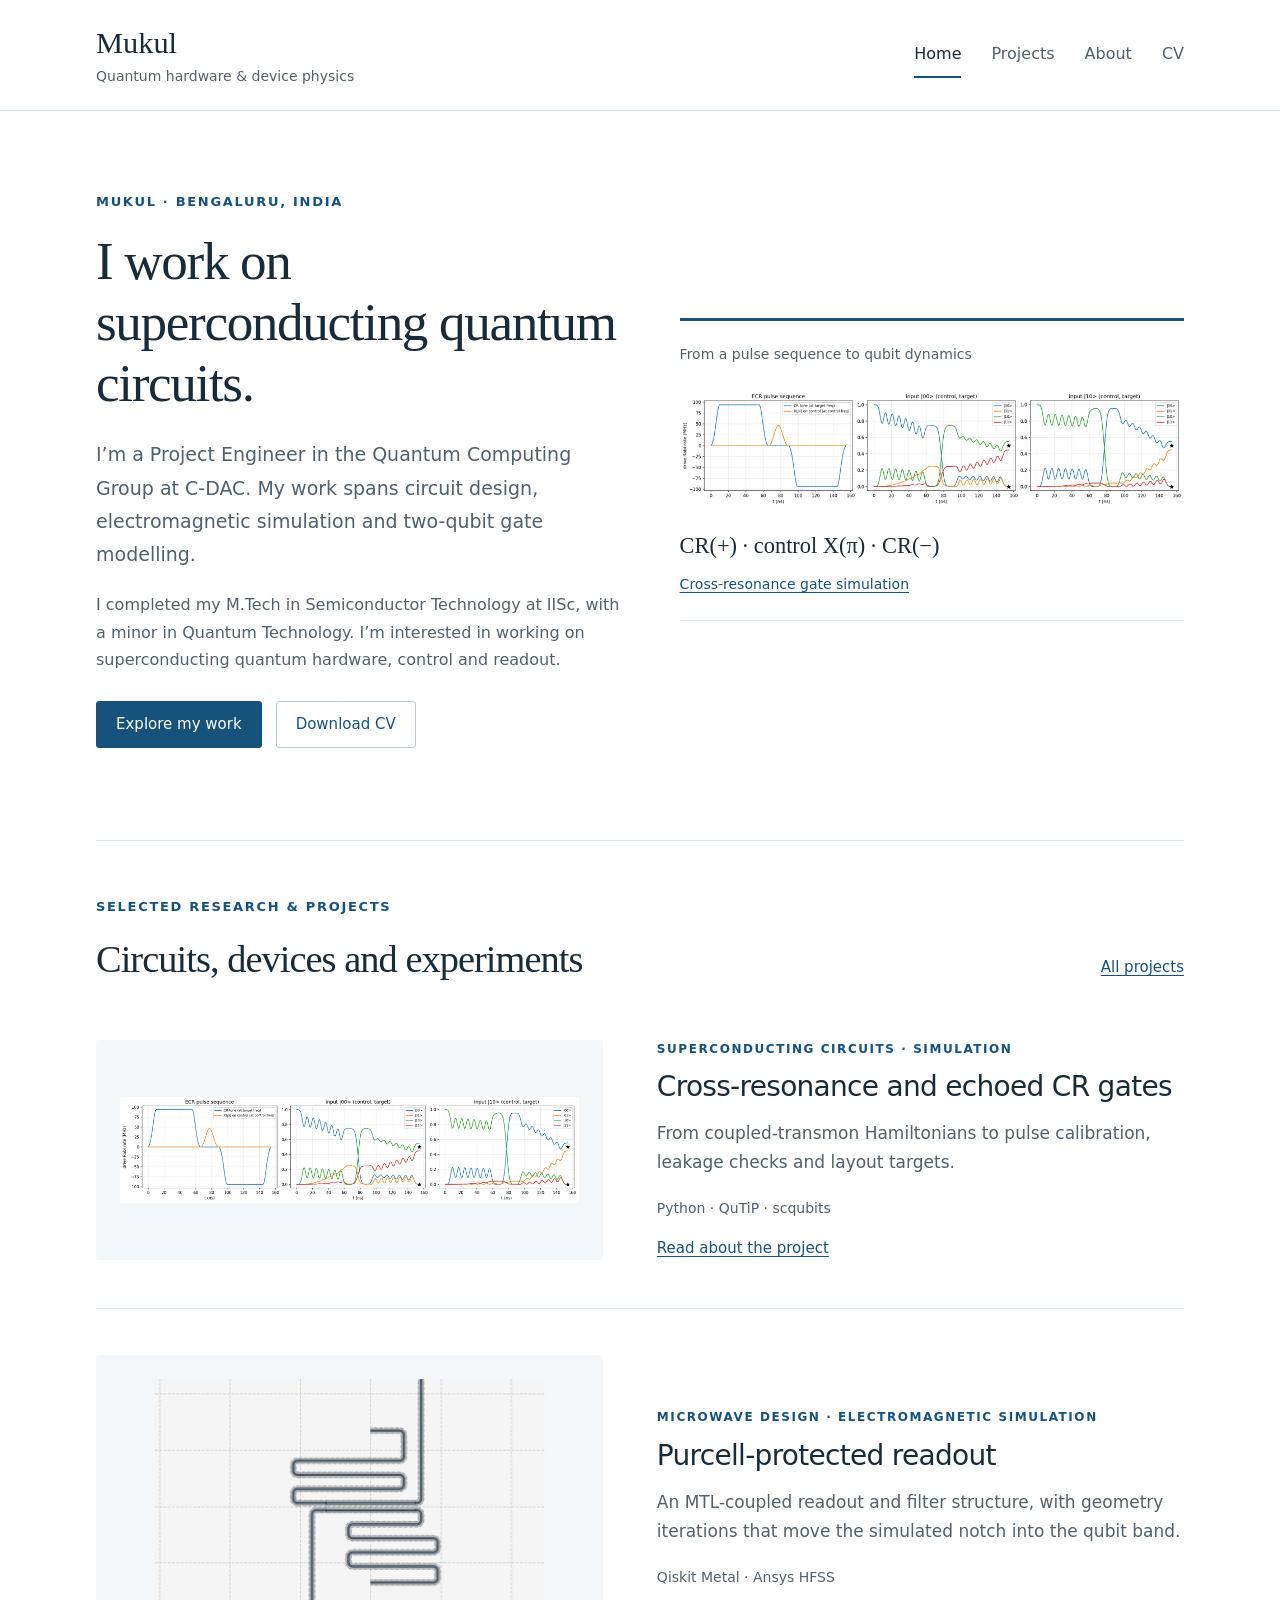
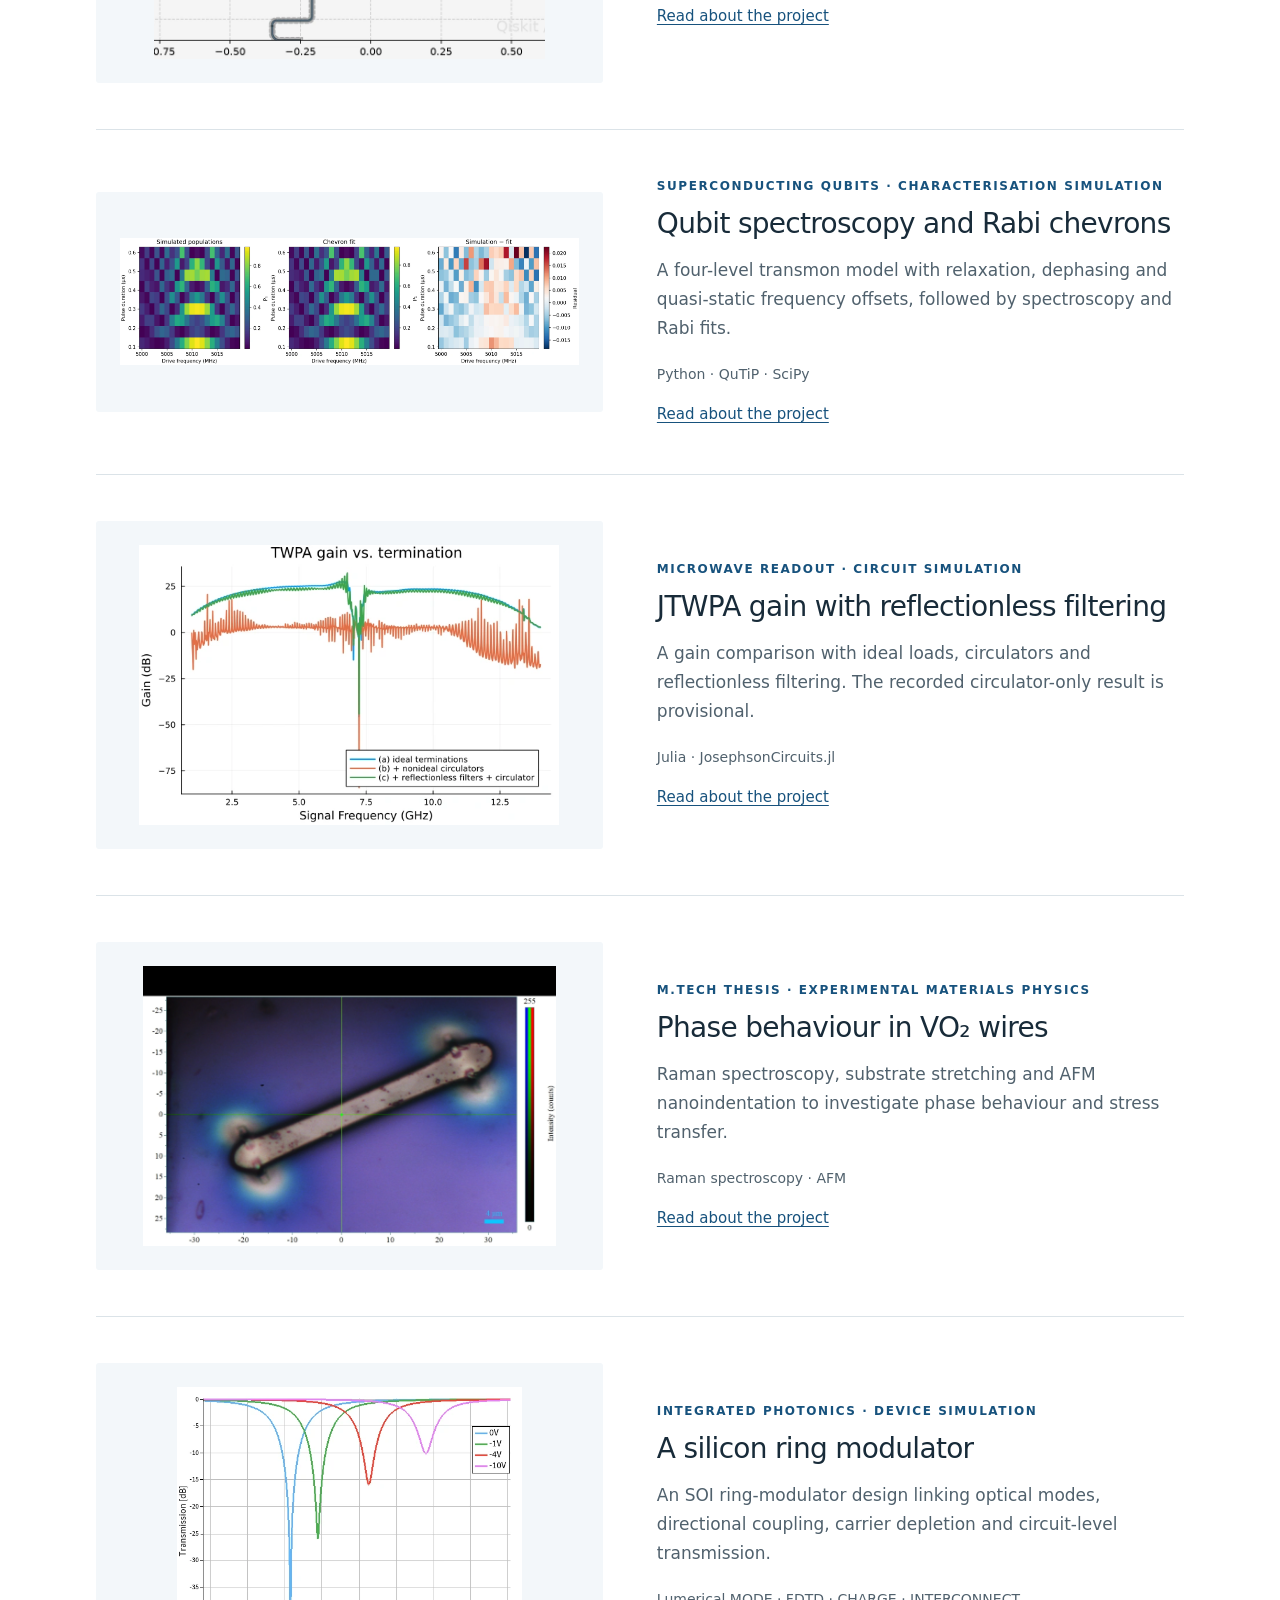
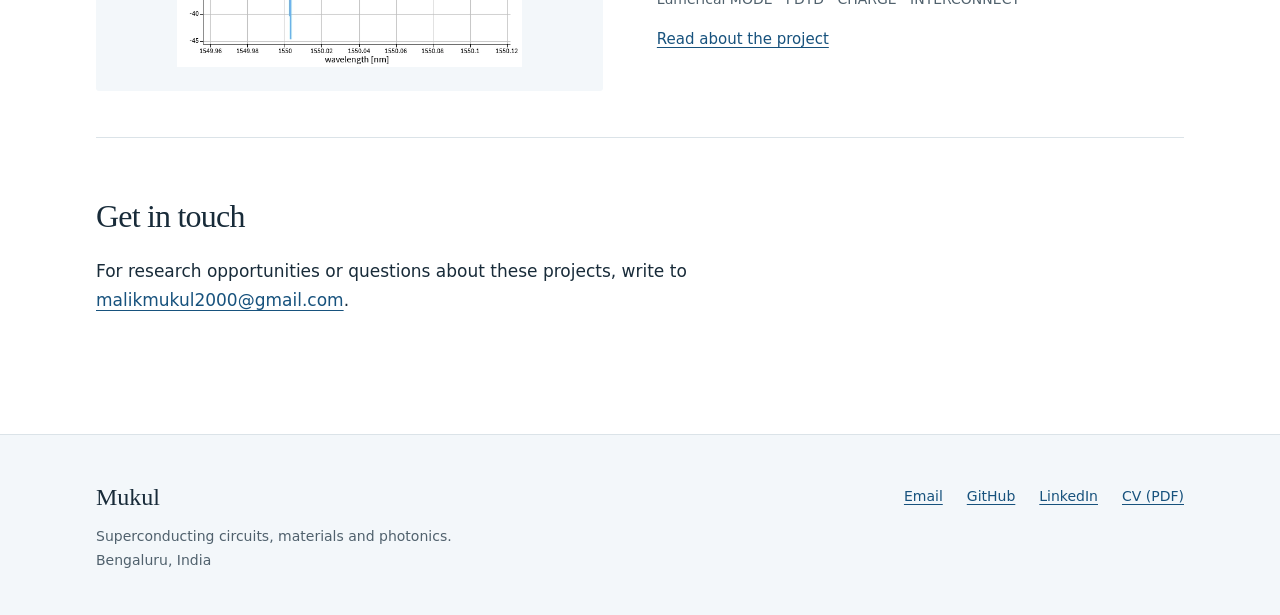
<file: index.html>
<!doctype html>
<html lang="en"><head><meta charset="utf-8"><meta name="viewport" content="width=device-width,initial-scale=1">
<title>Quantum hardware &amp; device physics · Mukul</title><meta name="description" content="Mukul’s research portfolio: superconducting quantum circuits, CR/ECR gates, Purcell filtering, VO2 phase behaviour and silicon photonics.">
<link rel="canonical" href="https://mukul-quantum-researcher.github.io/"><meta name="theme-color" content="#173f5f"><link rel="icon" href="/assets/favicon.svg" type="image/svg+xml">
<meta property="og:title" content="Quantum hardware &amp; device physics · Mukul"><meta property="og:description" content="Mukul’s research portfolio: superconducting quantum circuits, CR/ECR gates, Purcell filtering, VO2 phase behaviour and silicon photonics."><meta property="og:type" content="website"><meta property="og:url" content="https://mukul-quantum-researcher.github.io/">
<meta property="og:image" content="https://mukul-quantum-researcher.github.io/assets/originals/purcell-layout.png"><link rel="stylesheet" href="/style.css"></head>
<body><a class="skip" href="#main">Skip to content</a>
<header class="site-header"><div class="wrap header-inner"><a class="wordmark" href="/" aria-label="Mukul home">Mukul<span>Quantum hardware &amp; device physics</span></a><nav aria-label="Main navigation"><a href="/" aria-current="page">Home</a><a href="/projects/">Projects</a><a href="/about/">About</a><a href="/cv/">CV</a></nav></div></header>
<main id="main"><div class="wrap"><section class="hero"><div class="hero-copy"><p class="eyebrow">Mukul · Bengaluru, India</p><h1>I work on superconducting quantum circuits.</h1><p class="lead">I’m a Project Engineer in the Quantum Computing Group at C-DAC. My work spans circuit design, electromagnetic simulation and two-qubit gate modelling.</p><p class="intro-detail">I completed my M.Tech in Semiconductor Technology at IISc, with a minor in Quantum Technology. I’m interested in working on superconducting quantum hardware, control and readout.</p><div class="actions"><a class="button" href="/projects/">Explore my work</a><a class="button secondary" href="/assets/documents/Mukul-CV.pdf">Download CV</a></div></div><div class="hero-visual"><p class="visual-label">From a pulse sequence to qubit dynamics</p><img class="" src="/assets/images/ecr-pulses.webp" alt="Echoed cross-resonance drive sequence and simulated two-qubit populations" loading="eager" decoding="async"><p>CR(+) · control X(π) · CR(−)</p><a href="/projects/cr-ecr/">Cross-resonance gate simulation</a></div></section><section class="selected"><div class="section-heading"><div><p class="eyebrow">Selected research &amp; projects</p><h2>Circuits, devices and experiments</h2></div><a href="/projects/">All projects</a></div><article class="project-row"><a class="project-image" href="/projects/cr-ecr/"><img class="" src="/assets/images/ecr-pulses.webp" alt="Echoed cross-resonance pulse sequence and simulated populations" loading="lazy" decoding="async"></a><div class="project-copy"><p class="eyebrow">Superconducting circuits · Simulation</p><h3><a href="/projects/cr-ecr/">Cross-resonance and echoed CR gates</a></h3><p>From coupled-transmon Hamiltonians to pulse calibration, leakage checks and layout targets.</p><p class="tools">Python · QuTiP · scqubits</p><a class="text-link" href="/projects/cr-ecr/">Read about the project</a></div></article><article class="project-row"><a class="project-image" href="/projects/purcell-filter/"><img class="" src="/assets/images/purcell-layout.webp" alt="Qiskit Metal layout of coupled readout and Purcell-filter resonators" loading="lazy" decoding="async"></a><div class="project-copy"><p class="eyebrow">Microwave design · Electromagnetic simulation</p><h3><a href="/projects/purcell-filter/">Purcell-protected readout</a></h3><p>An MTL-coupled readout and filter structure, with geometry iterations that move the simulated notch into the qubit band.</p><p class="tools">Qiskit Metal · Ansys HFSS</p><a class="text-link" href="/projects/purcell-filter/">Read about the project</a></div></article><article class="project-row"><a class="project-image" href="/projects/qubit-spectroscopy/"><img class="" src="/assets/images/spectroscopy-chevron.webp" alt="Simulated transmon chevron, fitted response and residuals" loading="lazy" decoding="async"></a><div class="project-copy"><p class="eyebrow">Superconducting qubits · Characterisation simulation</p><h3><a href="/projects/qubit-spectroscopy/">Qubit spectroscopy and Rabi chevrons</a></h3><p>A four-level transmon model with relaxation, dephasing and quasi-static frequency offsets, followed by spectroscopy and Rabi fits.</p><p class="tools">Python · QuTiP · SciPy</p><a class="text-link" href="/projects/qubit-spectroscopy/">Read about the project</a></div></article><article class="project-row"><a class="project-image" href="/projects/reflectionless-filter/"><img class="" src="/assets/images/reflectionless-gain.webp" alt="JTWPA gain compared for ideal, circulator and filtered termination models" loading="lazy" decoding="async"></a><div class="project-copy"><p class="eyebrow">Microwave readout · Circuit simulation</p><h3><a href="/projects/reflectionless-filter/">JTWPA gain with reflectionless filtering</a></h3><p>A gain comparison with ideal loads, circulators and reflectionless filtering. The recorded circulator-only result is provisional.</p><p class="tools">Julia · JosephsonCircuits.jl</p><a class="text-link" href="/projects/reflectionless-filter/">Read about the project</a></div></article><article class="project-row"><a class="project-image" href="/projects/vo2-thesis/"><img class="" src="/assets/images/vo2-microscope.webp" alt="Microscope image of a vanadium dioxide wire with a scale bar" loading="lazy" decoding="async"></a><div class="project-copy"><p class="eyebrow">M.Tech thesis · Experimental materials physics</p><h3><a href="/projects/vo2-thesis/">Phase behaviour in VO₂ wires</a></h3><p>Raman spectroscopy, substrate stretching and AFM nanoindentation to investigate phase behaviour and stress transfer.</p><p class="tools">Raman spectroscopy · AFM</p><a class="text-link" href="/projects/vo2-thesis/">Read about the project</a></div></article><article class="project-row"><a class="project-image" href="/projects/ring-modulator/"><img class="" src="/assets/images/photonics-active-transmission.webp" alt="Simulated ring-modulator transmission spectra at several reverse biases" loading="lazy" decoding="async"></a><div class="project-copy"><p class="eyebrow">Integrated photonics · Device simulation</p><h3><a href="/projects/ring-modulator/">A silicon ring modulator</a></h3><p>An SOI ring-modulator design linking optical modes, directional coupling, carrier depletion and circuit-level transmission.</p><p class="tools">Lumerical MODE · FDTD · CHARGE · INTERCONNECT</p><a class="text-link" href="/projects/ring-modulator/">Read about the project</a></div></article></section><section class="contact-strip"><h2>Get in touch</h2><p>For research opportunities or questions about these projects, write to <a href="mailto:malikmukul2000@gmail.com">malikmukul2000@gmail.com</a>.</p></section></div></main>
<footer class="site-footer"><div class="wrap footer-inner"><div><strong>Mukul</strong><p>Superconducting circuits, materials and photonics.<br>Bengaluru, India</p></div><div class="footer-links"><a href="mailto:malikmukul2000@gmail.com">Email</a><a href="https://github.com/Mukul-Quantum-Researcher">GitHub</a><a href="https://www.linkedin.com/in/mukul-mukul-47b9b1192/">LinkedIn</a><a href="/assets/documents/Mukul-CV.pdf">CV (PDF)</a></div></div></footer>
</body></html>
</file>
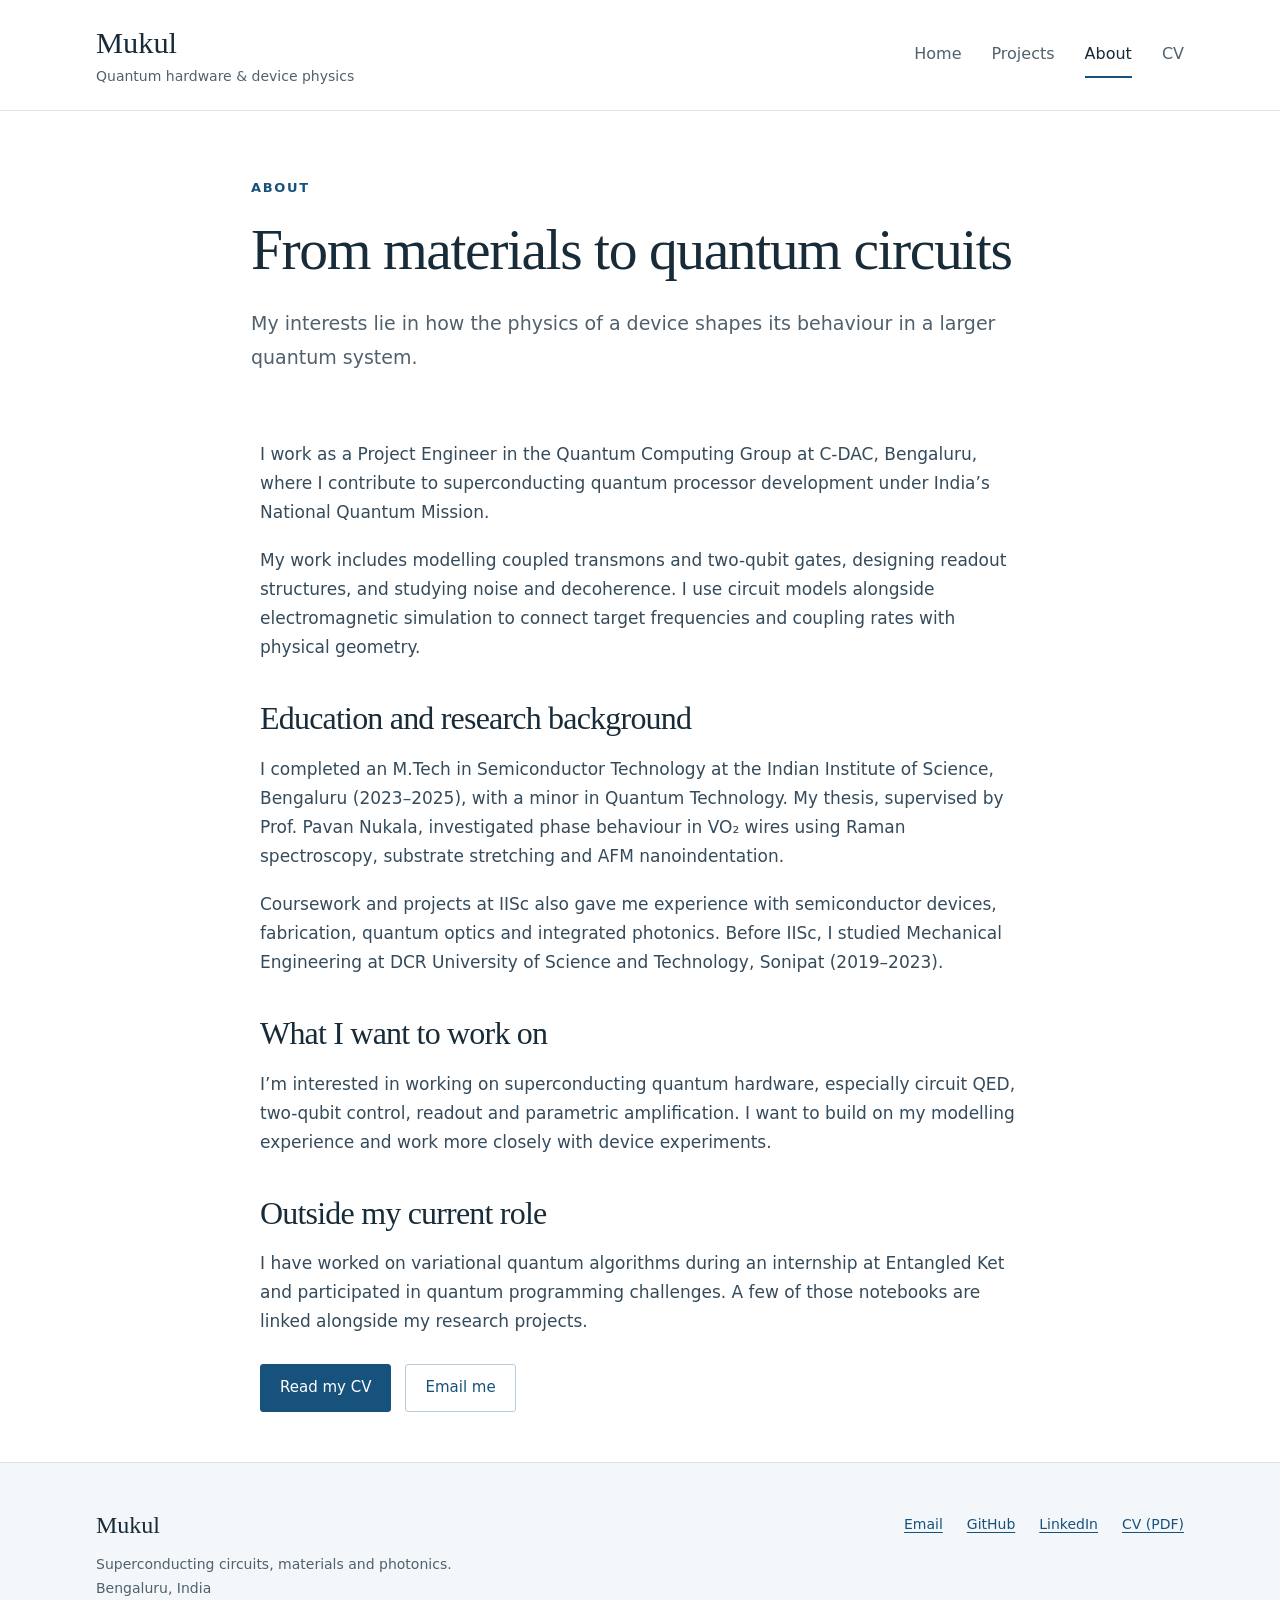
<file: about/index.html>
<!doctype html>
<html lang="en"><head><meta charset="utf-8"><meta name="viewport" content="width=device-width,initial-scale=1">
<title>About · Mukul</title><meta name="description" content="Mukul’s background at C-DAC and IISc, and research interests in superconducting quantum hardware.">
<link rel="canonical" href="https://mukul-quantum-researcher.github.io/about/"><meta name="theme-color" content="#173f5f"><link rel="icon" href="/assets/favicon.svg" type="image/svg+xml">
<meta property="og:title" content="About · Mukul"><meta property="og:description" content="Mukul’s background at C-DAC and IISc, and research interests in superconducting quantum hardware."><meta property="og:type" content="website"><meta property="og:url" content="https://mukul-quantum-researcher.github.io/about/">
<meta property="og:image" content="https://mukul-quantum-researcher.github.io/assets/originals/purcell-layout.png"><link rel="stylesheet" href="/style.css"></head>
<body><a class="skip" href="#main">Skip to content</a>
<header class="site-header"><div class="wrap header-inner"><a class="wordmark" href="/" aria-label="Mukul home">Mukul<span>Quantum hardware &amp; device physics</span></a><nav aria-label="Main navigation"><a href="/">Home</a><a href="/projects/">Projects</a><a href="/about/" aria-current="page">About</a><a href="/cv/">CV</a></nav></div></header>
<main id="main"><div class="wrap narrow"><header class="page-heading"><p class="eyebrow">About</p><h1>From materials to quantum circuits</h1><p class="standfirst">My interests lie in how the physics of a device shapes its behaviour in a larger quantum system.</p></header><section class="prose"><p>I work as a Project Engineer in the Quantum Computing Group at C-DAC, Bengaluru, where I contribute to superconducting quantum processor development under India’s National Quantum Mission.</p><p>My work includes modelling coupled transmons and two-qubit gates, designing readout structures, and studying noise and decoherence. I use circuit models alongside electromagnetic simulation to connect target frequencies and coupling rates with physical geometry.</p><h2>Education and research background</h2><p>I completed an M.Tech in Semiconductor Technology at the Indian Institute of Science, Bengaluru (2023–2025), with a minor in Quantum Technology. My thesis, supervised by Prof. Pavan Nukala, investigated phase behaviour in VO₂ wires using Raman spectroscopy, substrate stretching and AFM nanoindentation.</p><p>Coursework and projects at IISc also gave me experience with semiconductor devices, fabrication, quantum optics and integrated photonics. Before IISc, I studied Mechanical Engineering at DCR University of Science and Technology, Sonipat (2019–2023).</p><h2>What I want to work on</h2><p>I’m interested in working on superconducting quantum hardware, especially circuit QED, two-qubit control, readout and parametric amplification. I want to build on my modelling experience and work more closely with device experiments.</p><h2>Outside my current role</h2><p>I have worked on variational quantum algorithms during an internship at Entangled Ket and participated in quantum programming challenges. A few of those notebooks are linked alongside my research projects.</p><div class="actions"><a class="button" href="/assets/documents/Mukul-CV.pdf">Read my CV</a><a class="button secondary" href="mailto:malikmukul2000@gmail.com">Email me</a></div></section></div></main>
<footer class="site-footer"><div class="wrap footer-inner"><div><strong>Mukul</strong><p>Superconducting circuits, materials and photonics.<br>Bengaluru, India</p></div><div class="footer-links"><a href="mailto:malikmukul2000@gmail.com">Email</a><a href="https://github.com/Mukul-Quantum-Researcher">GitHub</a><a href="https://www.linkedin.com/in/mukul-mukul-47b9b1192/">LinkedIn</a><a href="/assets/documents/Mukul-CV.pdf">CV (PDF)</a></div></div></footer>
</body></html>
</file>
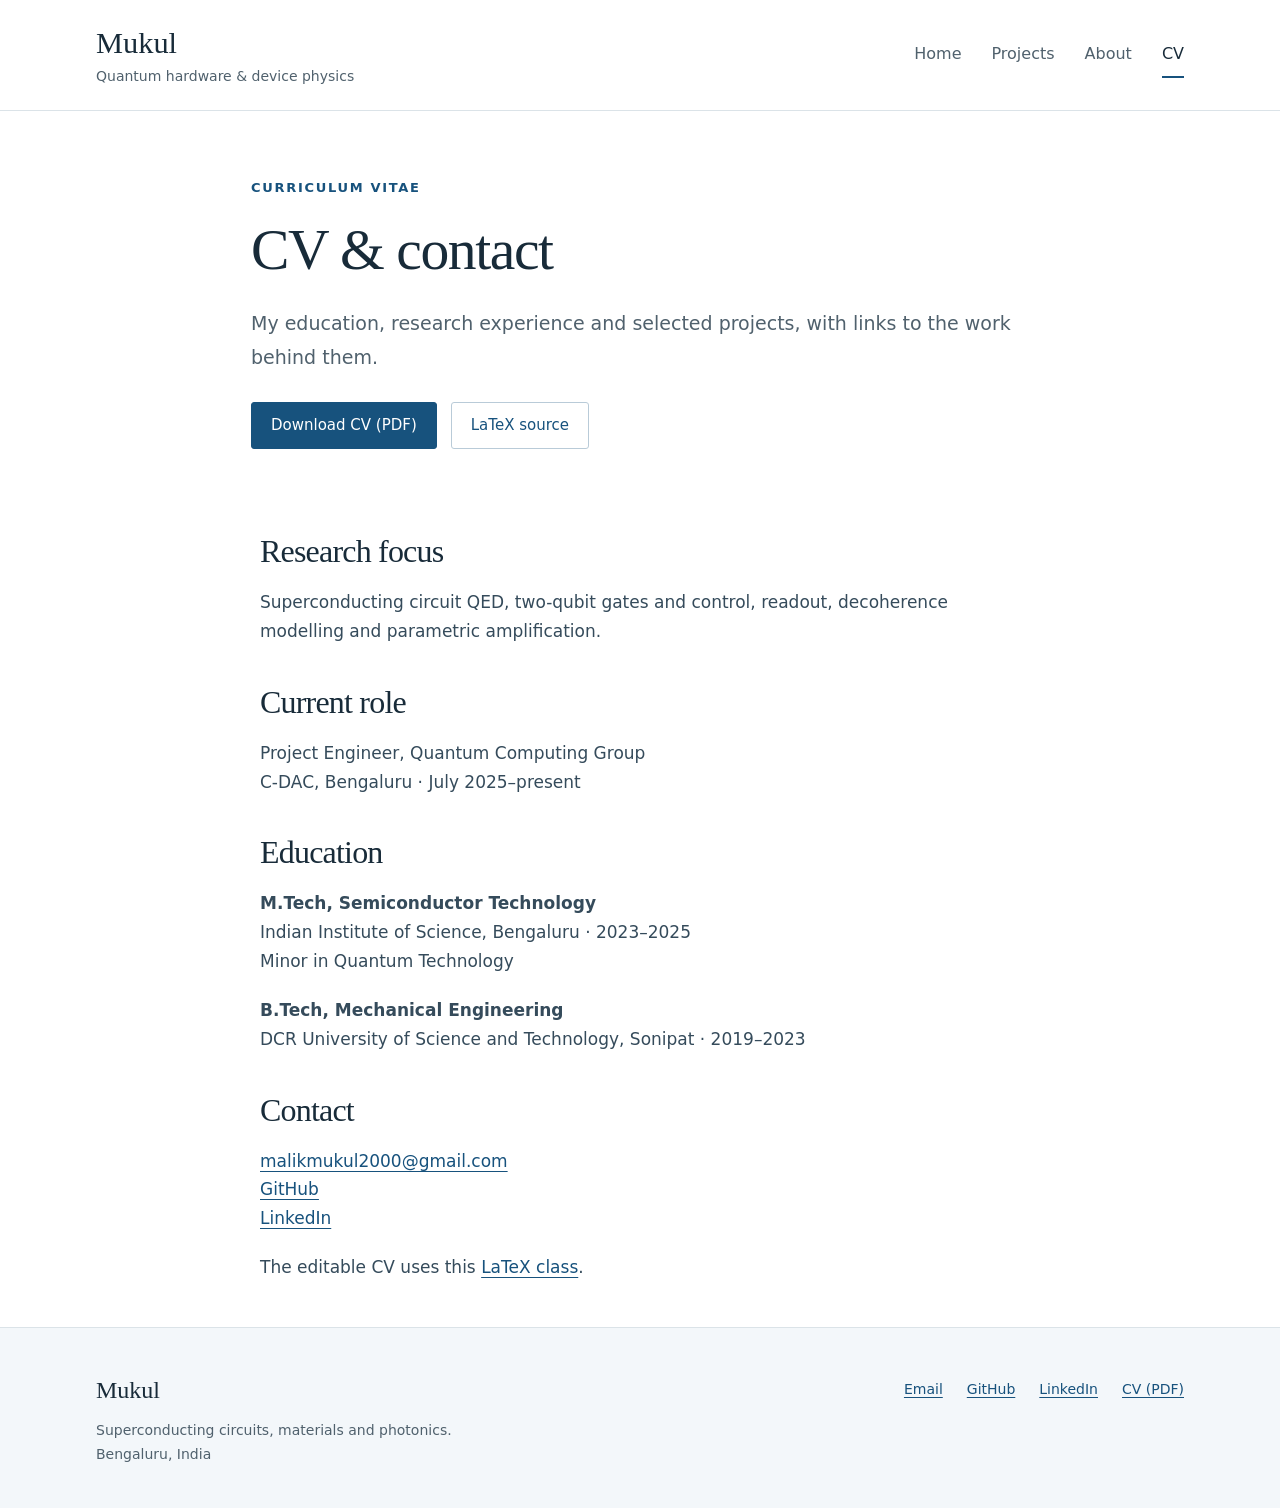
<file: cv/index.html>
<!doctype html>
<html lang="en"><head><meta charset="utf-8"><meta name="viewport" content="width=device-width,initial-scale=1">
<title>CV and contact · Mukul</title><meta name="description" content="Download Mukul’s academic CV and find professional contact links.">
<link rel="canonical" href="https://mukul-quantum-researcher.github.io/cv/"><meta name="theme-color" content="#173f5f"><link rel="icon" href="/assets/favicon.svg" type="image/svg+xml">
<meta property="og:title" content="CV and contact · Mukul"><meta property="og:description" content="Download Mukul’s academic CV and find professional contact links."><meta property="og:type" content="website"><meta property="og:url" content="https://mukul-quantum-researcher.github.io/cv/">
<meta property="og:image" content="https://mukul-quantum-researcher.github.io/assets/originals/purcell-layout.png"><link rel="stylesheet" href="/style.css"></head>
<body><a class="skip" href="#main">Skip to content</a>
<header class="site-header"><div class="wrap header-inner"><a class="wordmark" href="/" aria-label="Mukul home">Mukul<span>Quantum hardware &amp; device physics</span></a><nav aria-label="Main navigation"><a href="/">Home</a><a href="/projects/">Projects</a><a href="/about/">About</a><a href="/cv/" aria-current="page">CV</a></nav></div></header>
<main id="main"><div class="wrap narrow"><header class="page-heading"><p class="eyebrow">Curriculum vitae</p><h1>CV &amp; contact</h1><p class="standfirst">My education, research experience and selected projects, with links to the work behind them.</p><div class="actions"><a class="button" href="/assets/documents/Mukul-CV.pdf">Download CV (PDF)</a><a class="button secondary" href="/cv/Mukul-CV.tex">LaTeX source</a></div></header><section class="prose"><h2>Research focus</h2><p>Superconducting circuit QED, two-qubit gates and control, readout, decoherence modelling and parametric amplification.</p><h2>Current role</h2><p>Project Engineer, Quantum Computing Group<br>C-DAC, Bengaluru · July 2025–present</p><h2>Education</h2><p><strong>M.Tech, Semiconductor Technology</strong><br>Indian Institute of Science, Bengaluru · 2023–2025<br>Minor in Quantum Technology</p><p><strong>B.Tech, Mechanical Engineering</strong><br>DCR University of Science and Technology, Sonipat · 2019–2023</p><h2>Contact</h2><p><a href="mailto:malikmukul2000@gmail.com">malikmukul2000@gmail.com</a><br><a href="https://github.com/Mukul-Quantum-Researcher">GitHub</a><br><a href="https://www.linkedin.com/in/mukul-mukul-47b9b1192/">LinkedIn</a></p><p class="source-note">The editable CV uses this <a href="/cv/resume.cls">LaTeX class</a>.</p></section></div></main>
<footer class="site-footer"><div class="wrap footer-inner"><div><strong>Mukul</strong><p>Superconducting circuits, materials and photonics.<br>Bengaluru, India</p></div><div class="footer-links"><a href="mailto:malikmukul2000@gmail.com">Email</a><a href="https://github.com/Mukul-Quantum-Researcher">GitHub</a><a href="https://www.linkedin.com/in/mukul-mukul-47b9b1192/">LinkedIn</a><a href="/assets/documents/Mukul-CV.pdf">CV (PDF)</a></div></div></footer>
</body></html>
</file>
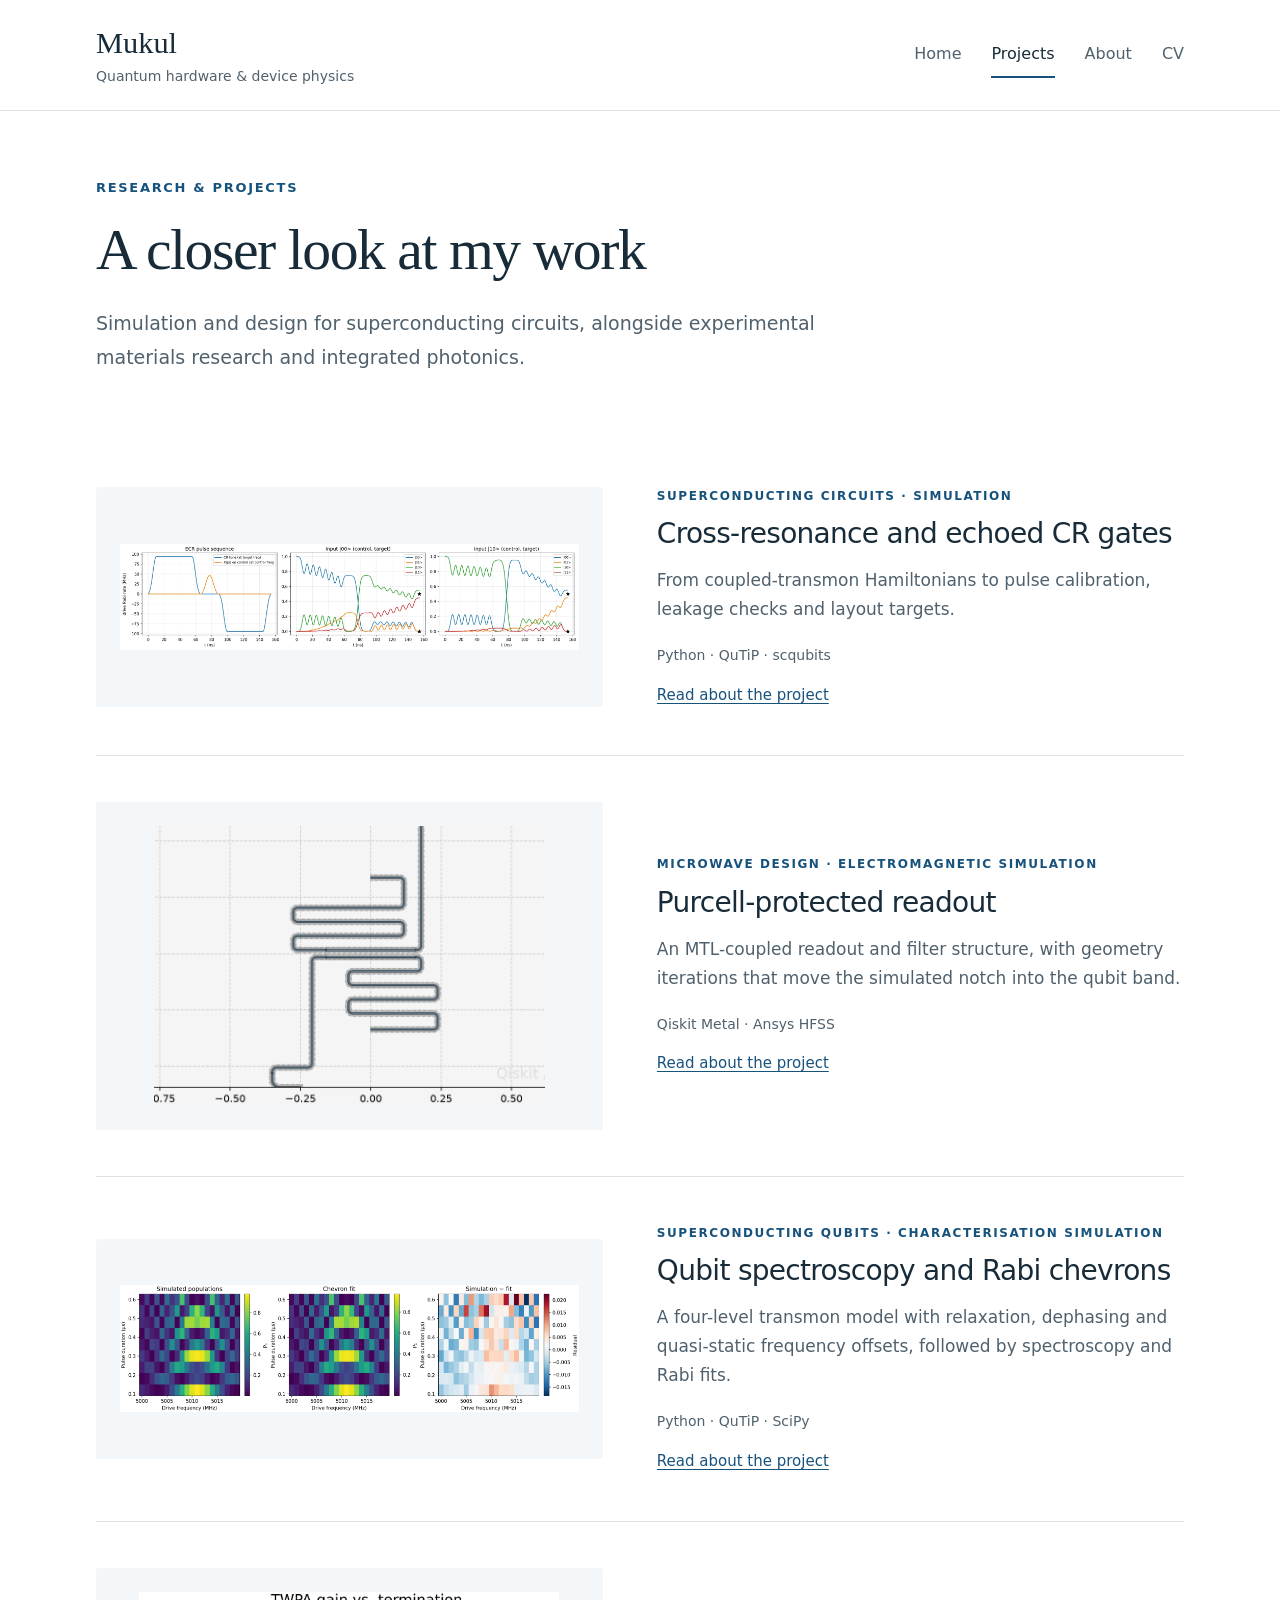
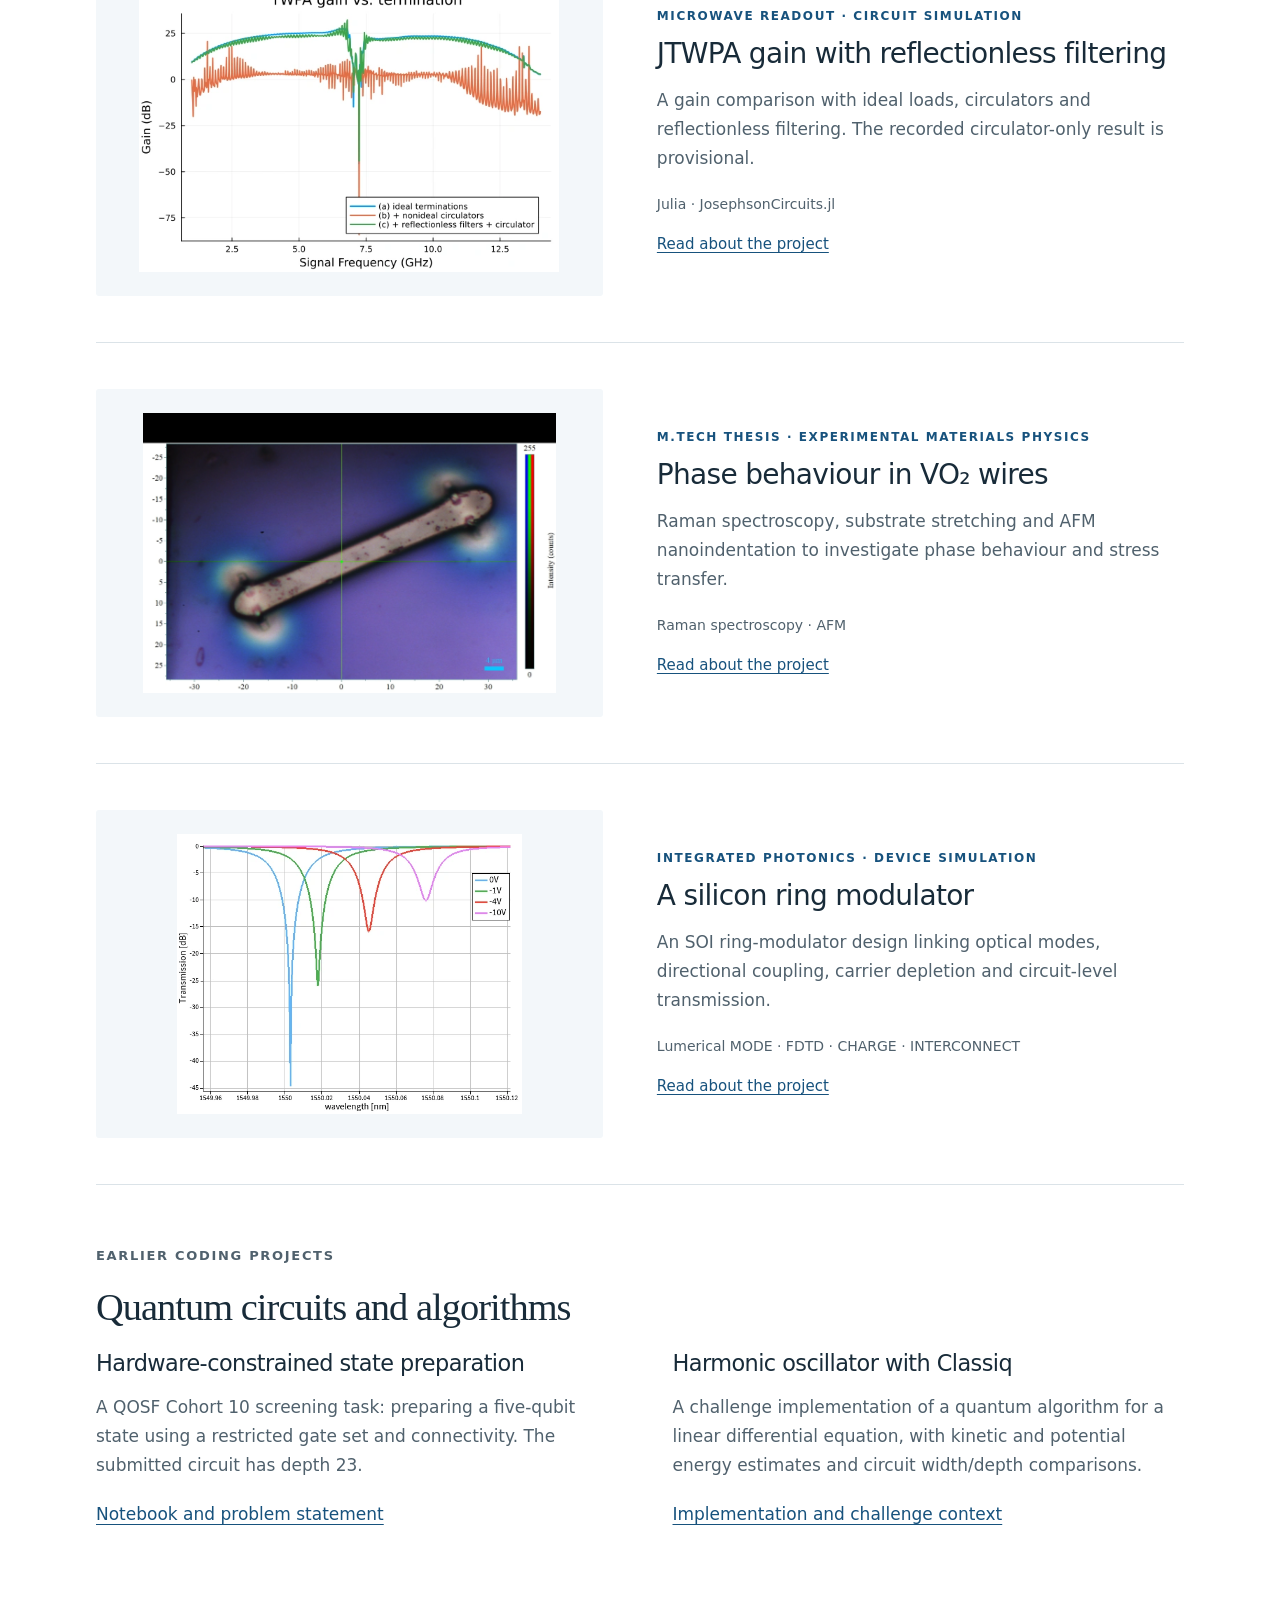
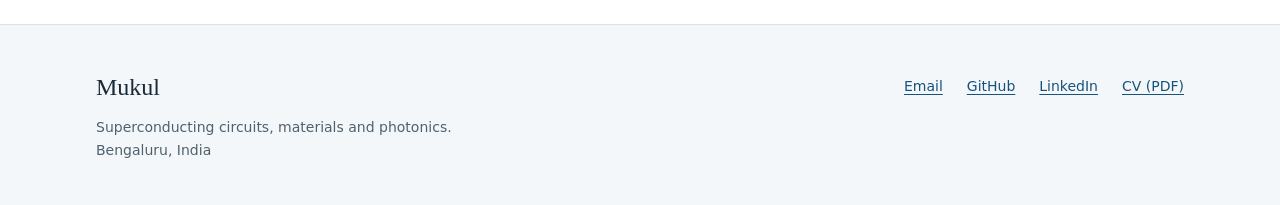
<file: projects/index.html>
<!doctype html>
<html lang="en"><head><meta charset="utf-8"><meta name="viewport" content="width=device-width,initial-scale=1">
<title>Projects · Mukul</title><meta name="description" content="Selected superconducting hardware, materials, photonics and quantum coding projects by Mukul.">
<link rel="canonical" href="https://mukul-quantum-researcher.github.io/projects/"><meta name="theme-color" content="#173f5f"><link rel="icon" href="/assets/favicon.svg" type="image/svg+xml">
<meta property="og:title" content="Projects · Mukul"><meta property="og:description" content="Selected superconducting hardware, materials, photonics and quantum coding projects by Mukul."><meta property="og:type" content="website"><meta property="og:url" content="https://mukul-quantum-researcher.github.io/projects/">
<meta property="og:image" content="https://mukul-quantum-researcher.github.io/assets/originals/purcell-layout.png"><link rel="stylesheet" href="/style.css"></head>
<body><a class="skip" href="#main">Skip to content</a>
<header class="site-header"><div class="wrap header-inner"><a class="wordmark" href="/" aria-label="Mukul home">Mukul<span>Quantum hardware &amp; device physics</span></a><nav aria-label="Main navigation"><a href="/">Home</a><a href="/projects/" aria-current="page">Projects</a><a href="/about/">About</a><a href="/cv/">CV</a></nav></div></header>
<main id="main"><div class="wrap"><header class="page-heading"><p class="eyebrow">Research &amp; projects</p><h1>A closer look at my work</h1><p class="standfirst">Simulation and design for superconducting circuits, alongside experimental materials research and integrated photonics.</p></header><article class="project-row"><a class="project-image" href="/projects/cr-ecr/"><img class="" src="/assets/images/ecr-pulses.webp" alt="Echoed cross-resonance pulse sequence and simulated populations" loading="lazy" decoding="async"></a><div class="project-copy"><p class="eyebrow">Superconducting circuits · Simulation</p><h3><a href="/projects/cr-ecr/">Cross-resonance and echoed CR gates</a></h3><p>From coupled-transmon Hamiltonians to pulse calibration, leakage checks and layout targets.</p><p class="tools">Python · QuTiP · scqubits</p><a class="text-link" href="/projects/cr-ecr/">Read about the project</a></div></article><article class="project-row"><a class="project-image" href="/projects/purcell-filter/"><img class="" src="/assets/images/purcell-layout.webp" alt="Qiskit Metal layout of coupled readout and Purcell-filter resonators" loading="lazy" decoding="async"></a><div class="project-copy"><p class="eyebrow">Microwave design · Electromagnetic simulation</p><h3><a href="/projects/purcell-filter/">Purcell-protected readout</a></h3><p>An MTL-coupled readout and filter structure, with geometry iterations that move the simulated notch into the qubit band.</p><p class="tools">Qiskit Metal · Ansys HFSS</p><a class="text-link" href="/projects/purcell-filter/">Read about the project</a></div></article><article class="project-row"><a class="project-image" href="/projects/qubit-spectroscopy/"><img class="" src="/assets/images/spectroscopy-chevron.webp" alt="Simulated transmon chevron, fitted response and residuals" loading="lazy" decoding="async"></a><div class="project-copy"><p class="eyebrow">Superconducting qubits · Characterisation simulation</p><h3><a href="/projects/qubit-spectroscopy/">Qubit spectroscopy and Rabi chevrons</a></h3><p>A four-level transmon model with relaxation, dephasing and quasi-static frequency offsets, followed by spectroscopy and Rabi fits.</p><p class="tools">Python · QuTiP · SciPy</p><a class="text-link" href="/projects/qubit-spectroscopy/">Read about the project</a></div></article><article class="project-row"><a class="project-image" href="/projects/reflectionless-filter/"><img class="" src="/assets/images/reflectionless-gain.webp" alt="JTWPA gain compared for ideal, circulator and filtered termination models" loading="lazy" decoding="async"></a><div class="project-copy"><p class="eyebrow">Microwave readout · Circuit simulation</p><h3><a href="/projects/reflectionless-filter/">JTWPA gain with reflectionless filtering</a></h3><p>A gain comparison with ideal loads, circulators and reflectionless filtering. The recorded circulator-only result is provisional.</p><p class="tools">Julia · JosephsonCircuits.jl</p><a class="text-link" href="/projects/reflectionless-filter/">Read about the project</a></div></article><article class="project-row"><a class="project-image" href="/projects/vo2-thesis/"><img class="" src="/assets/images/vo2-microscope.webp" alt="Microscope image of a vanadium dioxide wire with a scale bar" loading="lazy" decoding="async"></a><div class="project-copy"><p class="eyebrow">M.Tech thesis · Experimental materials physics</p><h3><a href="/projects/vo2-thesis/">Phase behaviour in VO₂ wires</a></h3><p>Raman spectroscopy, substrate stretching and AFM nanoindentation to investigate phase behaviour and stress transfer.</p><p class="tools">Raman spectroscopy · AFM</p><a class="text-link" href="/projects/vo2-thesis/">Read about the project</a></div></article><article class="project-row"><a class="project-image" href="/projects/ring-modulator/"><img class="" src="/assets/images/photonics-active-transmission.webp" alt="Simulated ring-modulator transmission spectra at several reverse biases" loading="lazy" decoding="async"></a><div class="project-copy"><p class="eyebrow">Integrated photonics · Device simulation</p><h3><a href="/projects/ring-modulator/">A silicon ring modulator</a></h3><p>An SOI ring-modulator design linking optical modes, directional coupling, carrier depletion and circuit-level transmission.</p><p class="tools">Lumerical MODE · FDTD · CHARGE · INTERCONNECT</p><a class="text-link" href="/projects/ring-modulator/">Read about the project</a></div></article><section class="supporting"><p class="eyebrow">Earlier coding projects</p><h2>Quantum circuits and algorithms</h2><div class="two-col"><article><h3>Hardware-constrained state preparation</h3><p>A QOSF Cohort 10 screening task: preparing a five-qubit state using a restricted gate set and connectivity. The submitted circuit has depth 23.</p><a href="https://github.com/Mukul-Quantum-Researcher/QOSF-Cohort-10">Notebook and problem statement</a></article><article><h3>Harmonic oscillator with Classiq</h3><p>A challenge implementation of a quantum algorithm for a linear differential equation, with kinetic and potential energy estimates and circuit width/depth comparisons.</p><a href="https://github.com/Mukul-Quantum-Researcher/Q-SITE-Classiq-Open-Challenge">Implementation and challenge context</a></article></div></section></div></main>
<footer class="site-footer"><div class="wrap footer-inner"><div><strong>Mukul</strong><p>Superconducting circuits, materials and photonics.<br>Bengaluru, India</p></div><div class="footer-links"><a href="mailto:malikmukul2000@gmail.com">Email</a><a href="https://github.com/Mukul-Quantum-Researcher">GitHub</a><a href="https://www.linkedin.com/in/mukul-mukul-47b9b1192/">LinkedIn</a><a href="/assets/documents/Mukul-CV.pdf">CV (PDF)</a></div></div></footer>
</body></html>
</file>
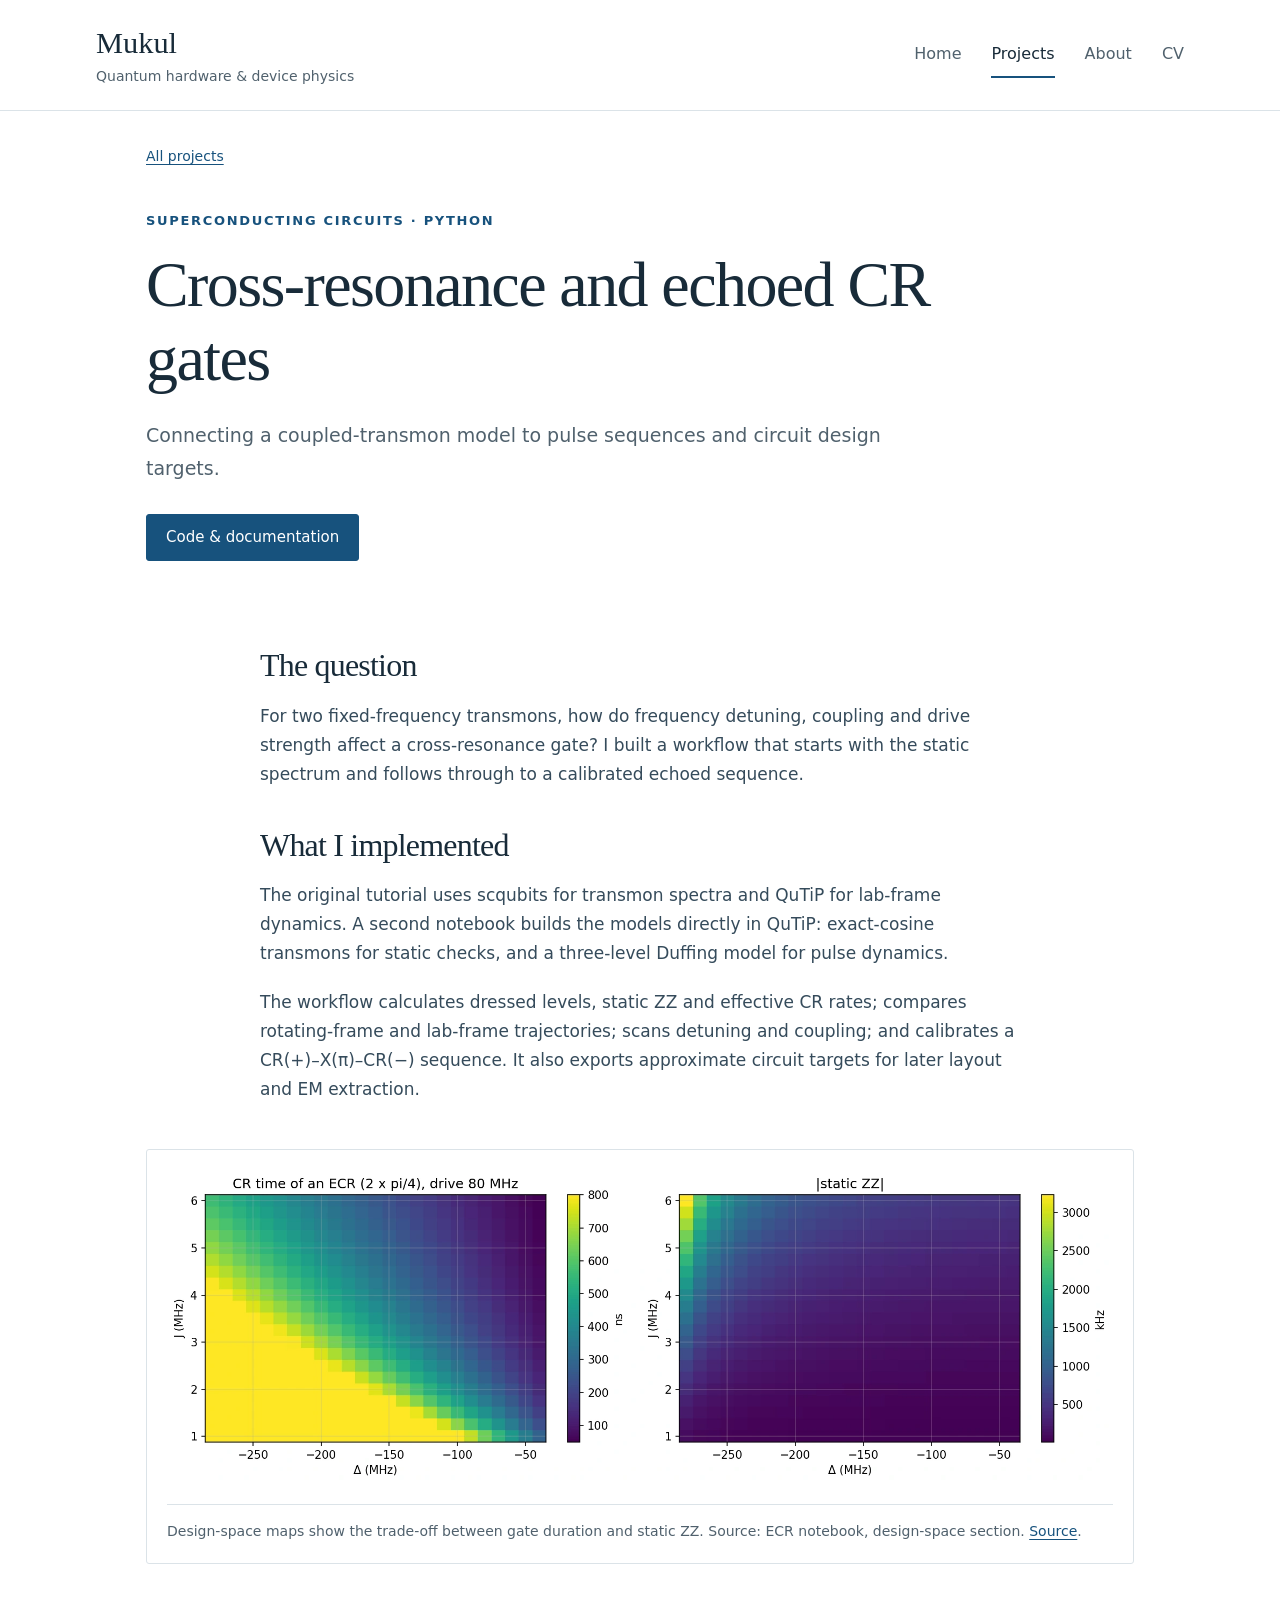
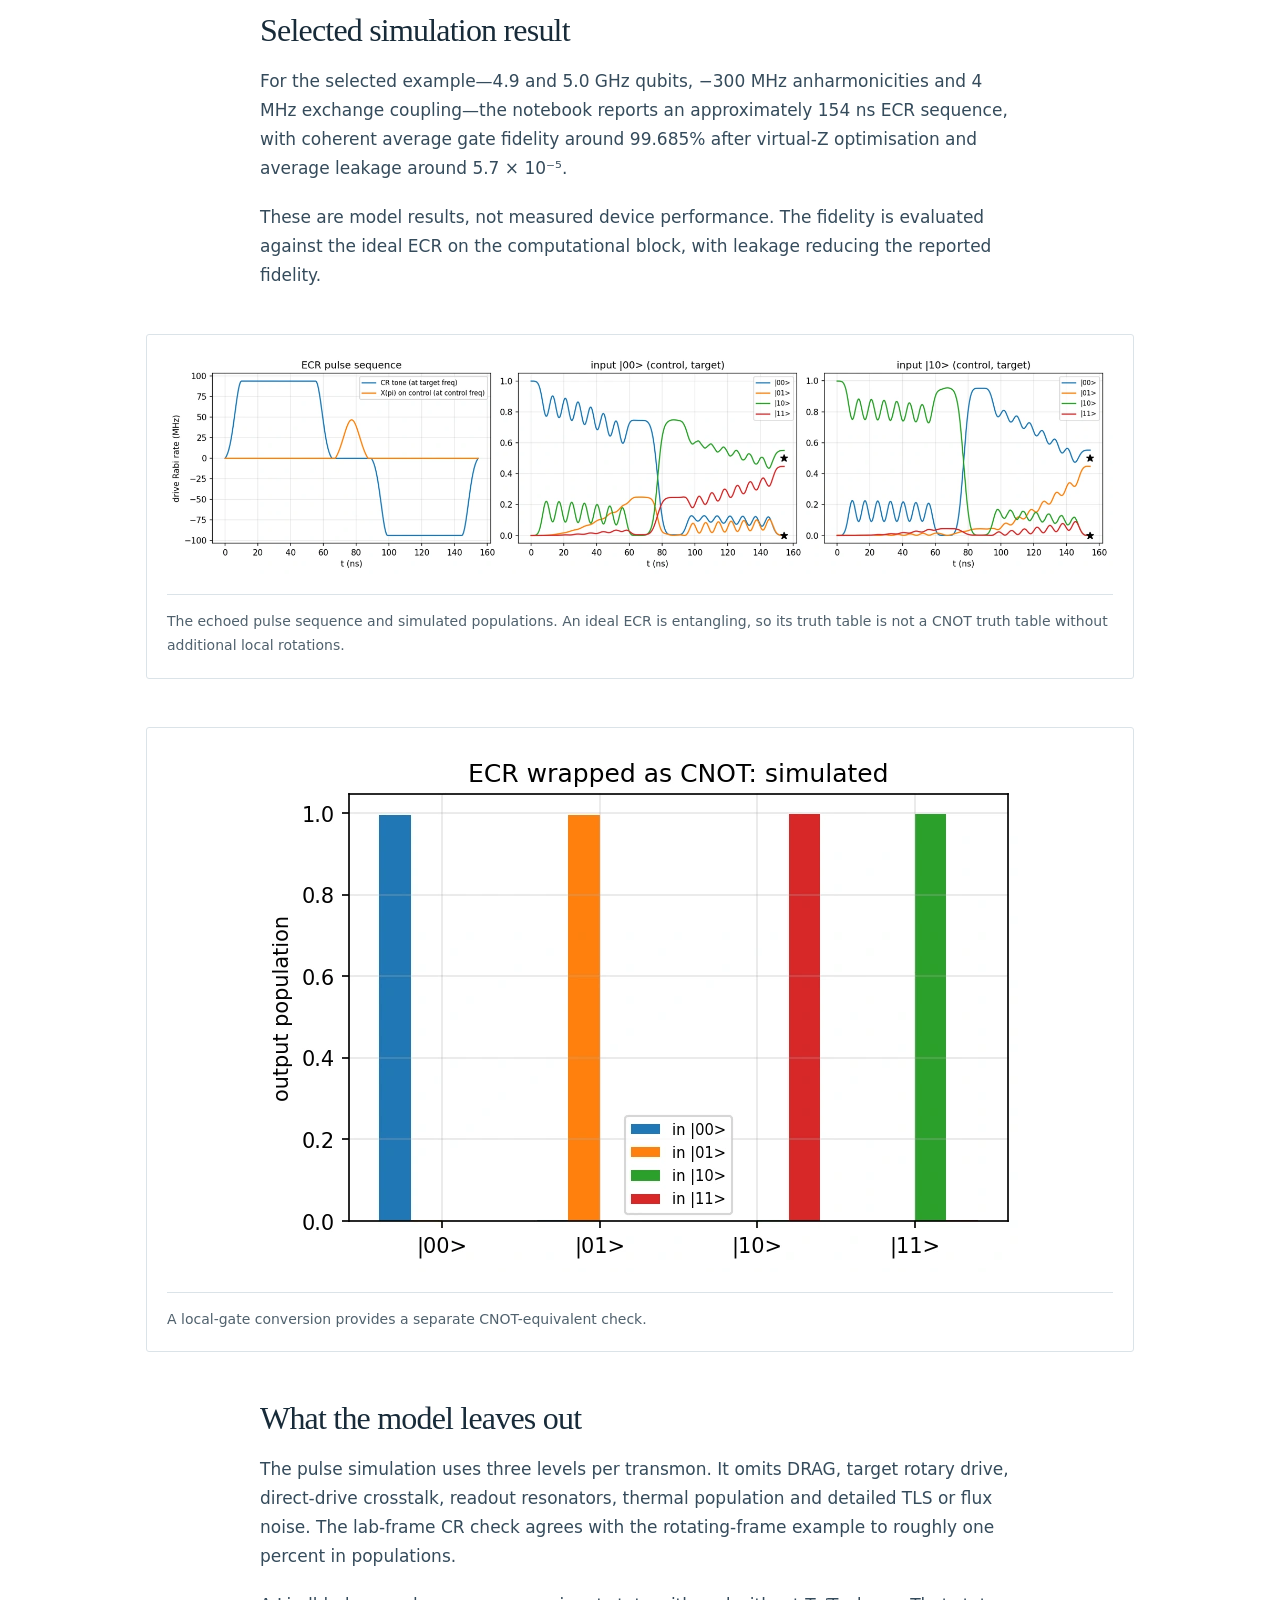
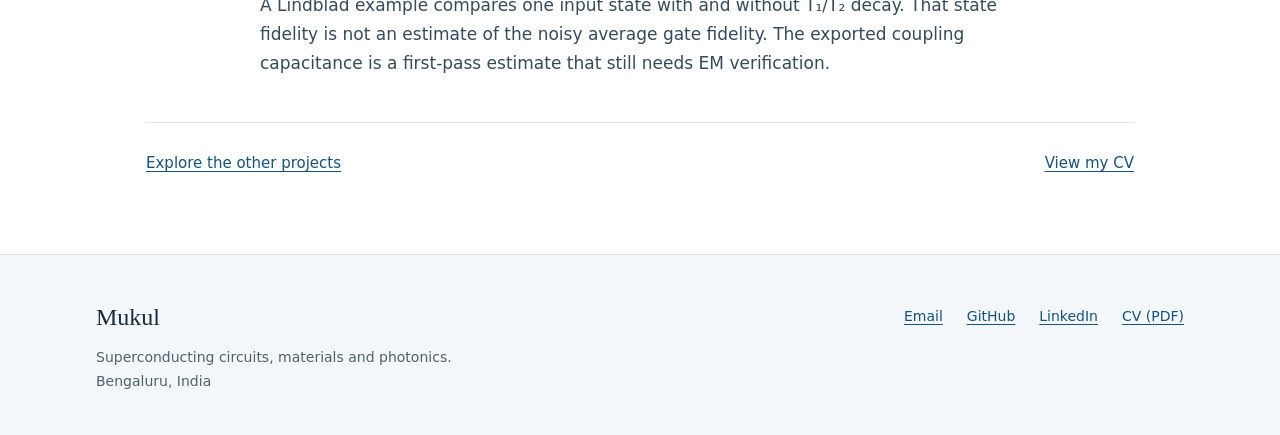
<file: projects/cr-ecr/index.html>
<!doctype html>
<html lang="en"><head><meta charset="utf-8"><meta name="viewport" content="width=device-width,initial-scale=1">
<title>CR and ECR gate simulation · Mukul</title><meta name="description" content="Coupled-transmon models, echoed cross-resonance pulse calibration and leakage analysis in QuTiP.">
<link rel="canonical" href="https://mukul-quantum-researcher.github.io/projects/cr-ecr/"><meta name="theme-color" content="#173f5f"><link rel="icon" href="/assets/favicon.svg" type="image/svg+xml">
<meta property="og:title" content="CR and ECR gate simulation · Mukul"><meta property="og:description" content="Coupled-transmon models, echoed cross-resonance pulse calibration and leakage analysis in QuTiP."><meta property="og:type" content="website"><meta property="og:url" content="https://mukul-quantum-researcher.github.io/projects/cr-ecr/">
<meta property="og:image" content="https://mukul-quantum-researcher.github.io/assets/originals/purcell-layout.png"><link rel="stylesheet" href="/style.css"></head>
<body><a class="skip" href="#main">Skip to content</a>
<header class="site-header"><div class="wrap header-inner"><a class="wordmark" href="/" aria-label="Mukul home">Mukul<span>Quantum hardware &amp; device physics</span></a><nav aria-label="Main navigation"><a href="/">Home</a><a href="/projects/" aria-current="page">Projects</a><a href="/about/">About</a><a href="/cv/">CV</a></nav></div></header>
<main id="main"><div class="wrap article"><a class="back" href="/projects/">All projects</a><header class="article-header"><p class="eyebrow">Superconducting circuits · Python</p><h1>Cross-resonance and echoed CR gates</h1><p class="standfirst">Connecting a coupled-transmon model to pulse sequences and circuit design targets.</p><div class="actions"><a class="button" href="https://github.com/Mukul-Quantum-Researcher/Superconducting-qubits-hardware">Code &amp; documentation</a></div></header><section class="prose"><h2>The question</h2><p>For two fixed-frequency transmons, how do frequency detuning, coupling and drive strength affect a cross-resonance gate? I built a workflow that starts with the static spectrum and follows through to a calibrated echoed sequence.</p><h2>What I implemented</h2><p>The original tutorial uses scqubits for transmon spectra and QuTiP for lab-frame dynamics. A second notebook builds the models directly in QuTiP: exact-cosine transmons for static checks, and a three-level Duffing model for pulse dynamics.</p><p>The workflow calculates dressed levels, static ZZ and effective CR rates; compares rotating-frame and lab-frame trajectories; scans detuning and coupling; and calibrates a CR(+)–X(π)–CR(−) sequence. It also exports approximate circuit targets for later layout and EM extraction.</p></section><figure><img class="" src="/assets/images/ecr-design-space.webp" alt="Calculated ECR duration and static ZZ across detuning and coupling" loading="lazy" decoding="async"><figcaption>Design-space maps show the trade-off between gate duration and static ZZ. Source: ECR notebook, design-space section. <a href="https://github.com/Mukul-Quantum-Researcher/Superconducting-qubits-hardware/blob/main/notebooks/ECR_gate_qutip_simulation.ipynb">Source</a>.</figcaption></figure><section class="prose"><h2>Selected simulation result</h2><p>For the selected example—4.9 and 5.0 GHz qubits, −300 MHz anharmonicities and 4 MHz exchange coupling—the notebook reports an approximately 154 ns ECR sequence, with coherent average gate fidelity around 99.685% after virtual-Z optimisation and average leakage around 5.7 × 10⁻⁵.</p><p>These are model results, not measured device performance. The fidelity is evaluated against the ideal ECR on the computational block, with leakage reducing the reported fidelity.</p></section><figure><img class="" src="/assets/images/ecr-pulses.webp" alt="Calibrated ECR pulses and computational-state populations" loading="lazy" decoding="async"><figcaption>The echoed pulse sequence and simulated populations. An ideal ECR is entangling, so its truth table is not a CNOT truth table without additional local rotations.</figcaption></figure><figure><img class="" src="/assets/images/ecr-truth-table.webp" alt="Simulated CNOT-equivalent output populations for four inputs" loading="lazy" decoding="async"><figcaption>A local-gate conversion provides a separate CNOT-equivalent check.</figcaption></figure><section class="prose"><h2>What the model leaves out</h2><p>The pulse simulation uses three levels per transmon. It omits DRAG, target rotary drive, direct-drive crosstalk, readout resonators, thermal population and detailed TLS or flux noise. The lab-frame CR check agrees with the rotating-frame example to roughly one percent in populations.</p><p>A Lindblad example compares one input state with and without T₁/T₂ decay. That state fidelity is not an estimate of the noisy average gate fidelity. The exported coupling capacitance is a first-pass estimate that still needs EM verification.</p></section><div class="article-end"><a href="/projects/">Explore the other projects</a><a href="/cv/">View my CV</a></div></div></main>
<footer class="site-footer"><div class="wrap footer-inner"><div><strong>Mukul</strong><p>Superconducting circuits, materials and photonics.<br>Bengaluru, India</p></div><div class="footer-links"><a href="mailto:malikmukul2000@gmail.com">Email</a><a href="https://github.com/Mukul-Quantum-Researcher">GitHub</a><a href="https://www.linkedin.com/in/mukul-mukul-47b9b1192/">LinkedIn</a><a href="/assets/documents/Mukul-CV.pdf">CV (PDF)</a></div></div></footer>
</body></html>
</file>
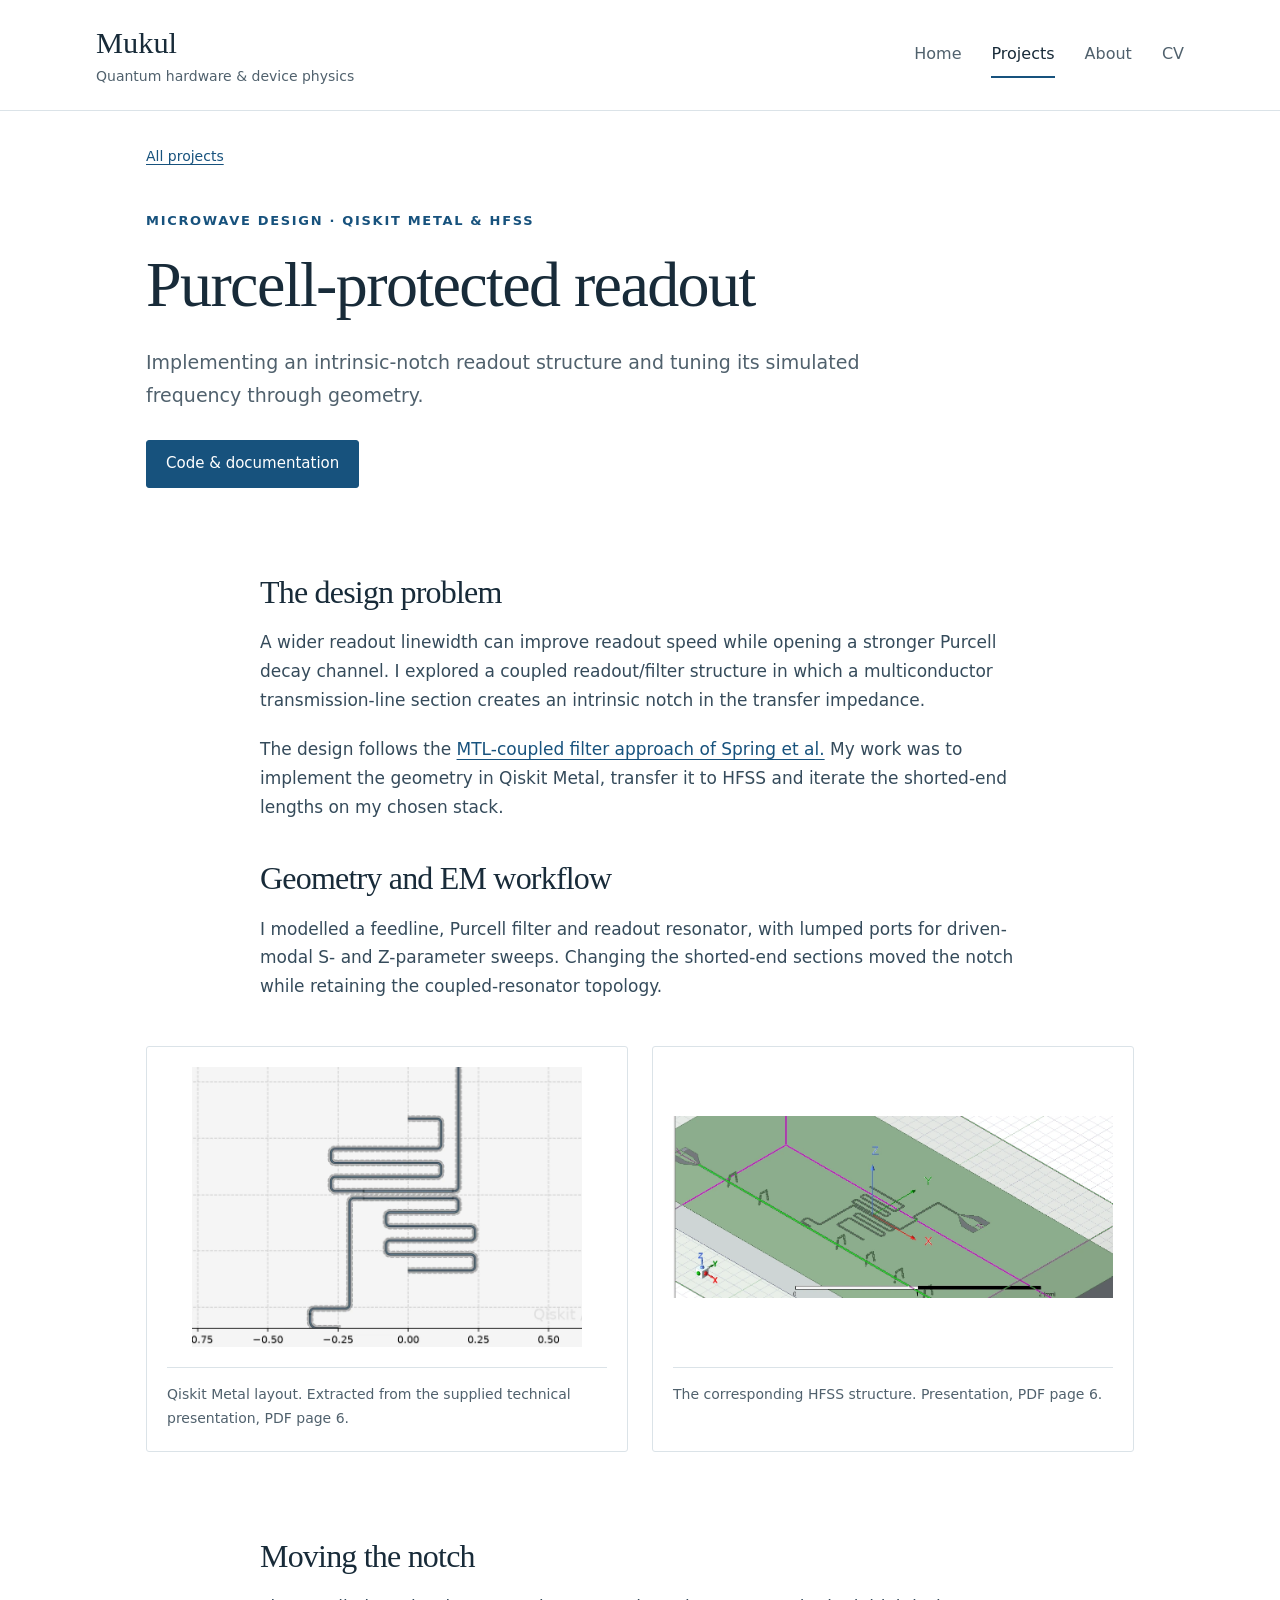
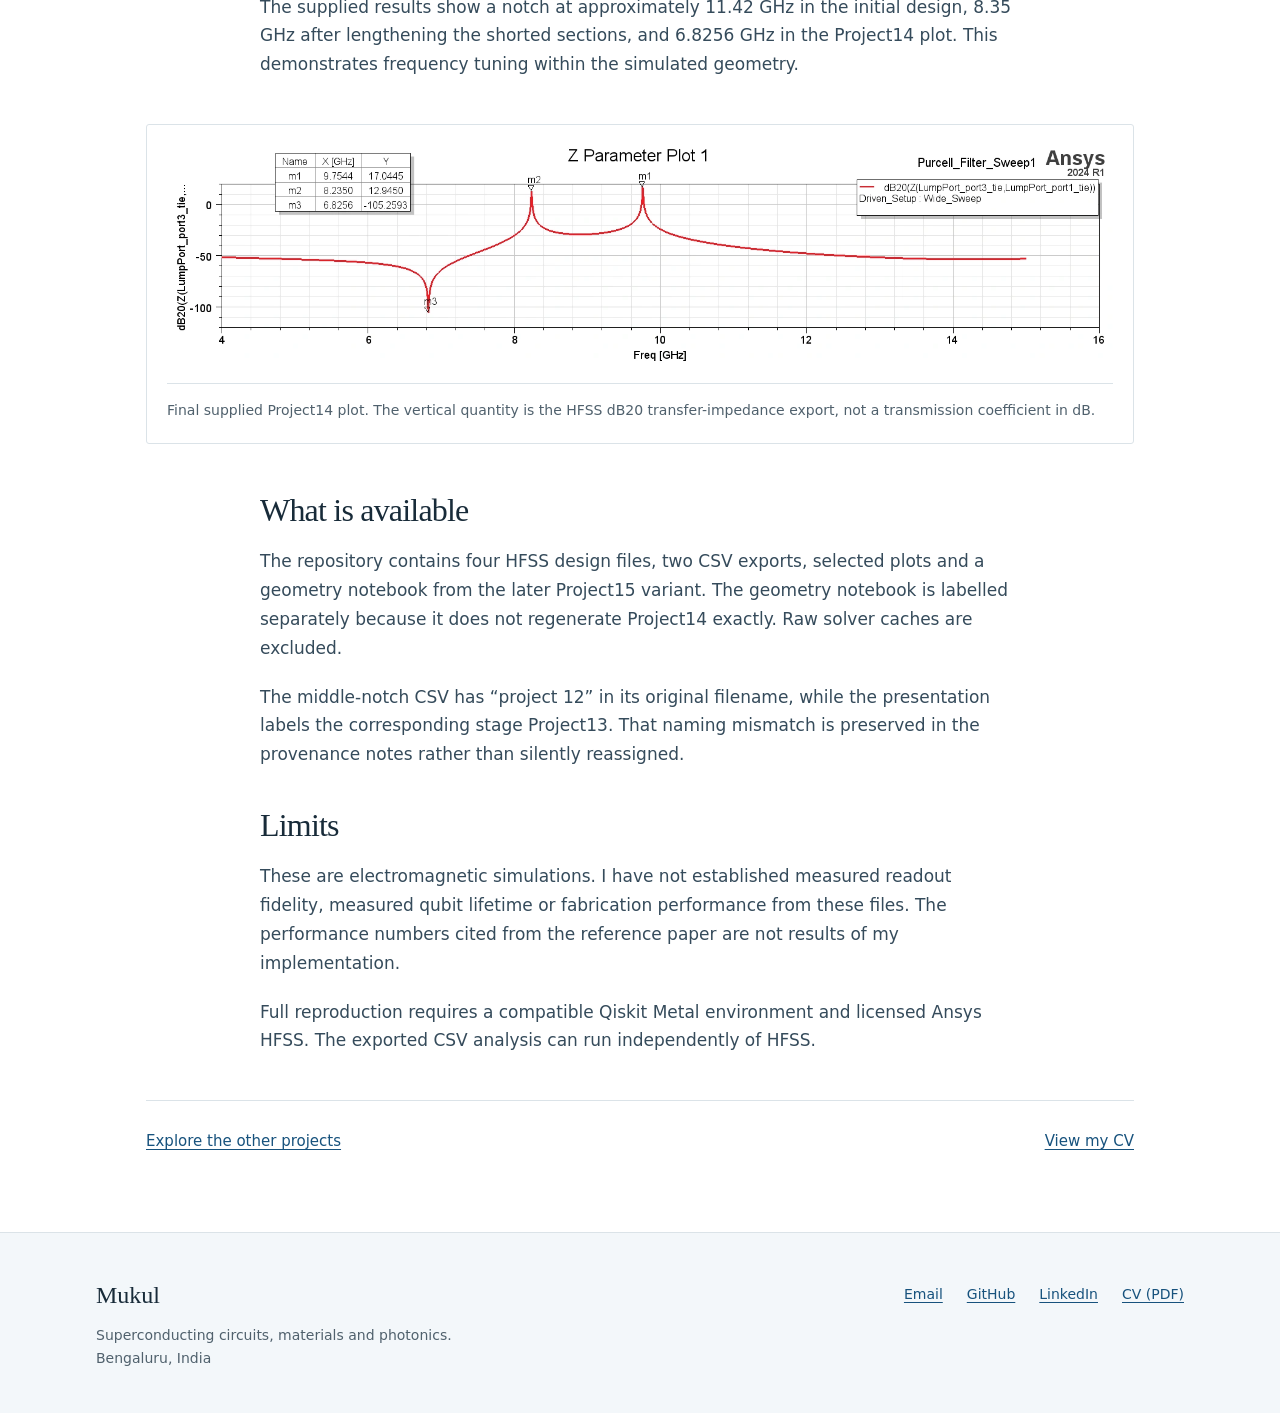
<file: projects/purcell-filter/index.html>
<!doctype html>
<html lang="en"><head><meta charset="utf-8"><meta name="viewport" content="width=device-width,initial-scale=1">
<title>Purcell-protected readout · Mukul</title><meta name="description" content="Qiskit Metal and HFSS design iterations for an MTL-coupled Purcell filter.">
<link rel="canonical" href="https://mukul-quantum-researcher.github.io/projects/purcell-filter/"><meta name="theme-color" content="#173f5f"><link rel="icon" href="/assets/favicon.svg" type="image/svg+xml">
<meta property="og:title" content="Purcell-protected readout · Mukul"><meta property="og:description" content="Qiskit Metal and HFSS design iterations for an MTL-coupled Purcell filter."><meta property="og:type" content="website"><meta property="og:url" content="https://mukul-quantum-researcher.github.io/projects/purcell-filter/">
<meta property="og:image" content="https://mukul-quantum-researcher.github.io/assets/originals/purcell-layout.png"><link rel="stylesheet" href="/style.css"></head>
<body><a class="skip" href="#main">Skip to content</a>
<header class="site-header"><div class="wrap header-inner"><a class="wordmark" href="/" aria-label="Mukul home">Mukul<span>Quantum hardware &amp; device physics</span></a><nav aria-label="Main navigation"><a href="/">Home</a><a href="/projects/" aria-current="page">Projects</a><a href="/about/">About</a><a href="/cv/">CV</a></nav></div></header>
<main id="main"><div class="wrap article"><a class="back" href="/projects/">All projects</a><header class="article-header"><p class="eyebrow">Microwave design · Qiskit Metal &amp; HFSS</p><h1>Purcell-protected readout</h1><p class="standfirst">Implementing an intrinsic-notch readout structure and tuning its simulated frequency through geometry.</p><div class="actions"><a class="button" href="https://github.com/Mukul-Quantum-Researcher/purcell-filter-design">Code &amp; documentation</a></div></header><section class="prose"><h2>The design problem</h2><p>A wider readout linewidth can improve readout speed while opening a stronger Purcell decay channel. I explored a coupled readout/filter structure in which a multiconductor transmission-line section creates an intrinsic notch in the transfer impedance.</p><p>The design follows the <a href="https://doi.org/10.1103/PRXQuantum.6.020345">MTL-coupled filter approach of Spring et al.</a> My work was to implement the geometry in Qiskit Metal, transfer it to HFSS and iterate the shorted-end lengths on my chosen stack.</p><h2>Geometry and EM workflow</h2><p>I modelled a feedline, Purcell filter and readout resonator, with lumped ports for driven-modal S- and Z-parameter sweeps. Changing the shorted-end sections moved the notch while retaining the coupled-resonator topology.</p></section><div class="figure-pair"><figure><img class="" src="/assets/images/purcell-layout.webp" alt="Planar MTL-coupled filter layout" loading="lazy" decoding="async"><figcaption>Qiskit Metal layout. Extracted from the supplied technical presentation, PDF page 6.</figcaption></figure><figure><img class="" src="/assets/images/purcell-hfss.webp" alt="Three-dimensional HFSS model" loading="lazy" decoding="async"><figcaption>The corresponding HFSS structure. Presentation, PDF page 6.</figcaption></figure></div><section class="prose"><h2>Moving the notch</h2><p>The supplied results show a notch at approximately 11.42 GHz in the initial design, 8.35 GHz after lengthening the shorted sections, and 6.8256 GHz in the Project14 plot. This demonstrates frequency tuning within the simulated geometry.</p></section><figure><img class="" src="/assets/images/purcell-notch-final.webp" alt="Project14 transfer-impedance plot with notch marked at 6.8256 GHz" loading="lazy" decoding="async"><figcaption>Final supplied Project14 plot. The vertical quantity is the HFSS dB20 transfer-impedance export, not a transmission coefficient in dB.</figcaption></figure><section class="prose"><h2>What is available</h2><p>The repository contains four HFSS design files, two CSV exports, selected plots and a geometry notebook from the later Project15 variant. The geometry notebook is labelled separately because it does not regenerate Project14 exactly. Raw solver caches are excluded.</p><p>The middle-notch CSV has “project 12” in its original filename, while the presentation labels the corresponding stage Project13. That naming mismatch is preserved in the provenance notes rather than silently reassigned.</p><h2>Limits</h2><p>These are electromagnetic simulations. I have not established measured readout fidelity, measured qubit lifetime or fabrication performance from these files. The performance numbers cited from the reference paper are not results of my implementation.</p><p>Full reproduction requires a compatible Qiskit Metal environment and licensed Ansys HFSS. The exported CSV analysis can run independently of HFSS.</p></section><div class="article-end"><a href="/projects/">Explore the other projects</a><a href="/cv/">View my CV</a></div></div></main>
<footer class="site-footer"><div class="wrap footer-inner"><div><strong>Mukul</strong><p>Superconducting circuits, materials and photonics.<br>Bengaluru, India</p></div><div class="footer-links"><a href="mailto:malikmukul2000@gmail.com">Email</a><a href="https://github.com/Mukul-Quantum-Researcher">GitHub</a><a href="https://www.linkedin.com/in/mukul-mukul-47b9b1192/">LinkedIn</a><a href="/assets/documents/Mukul-CV.pdf">CV (PDF)</a></div></div></footer>
</body></html>
</file>
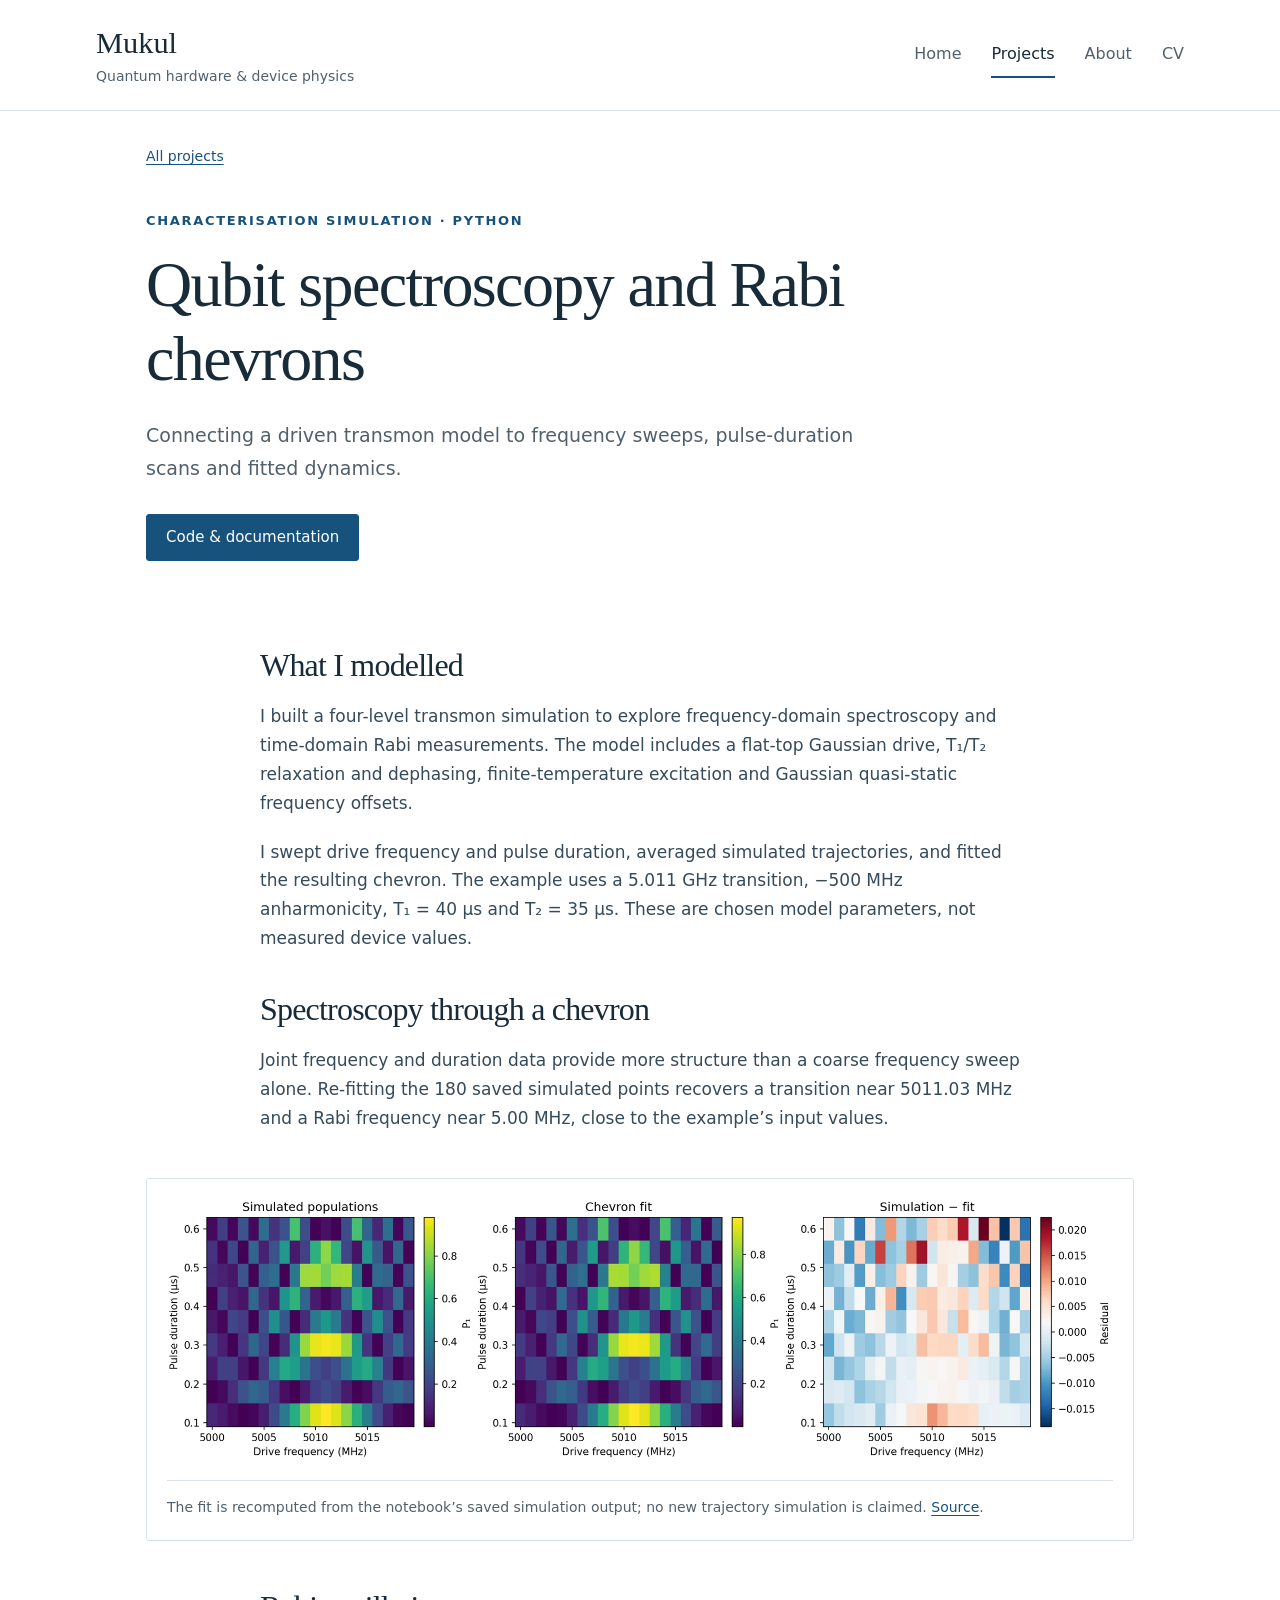
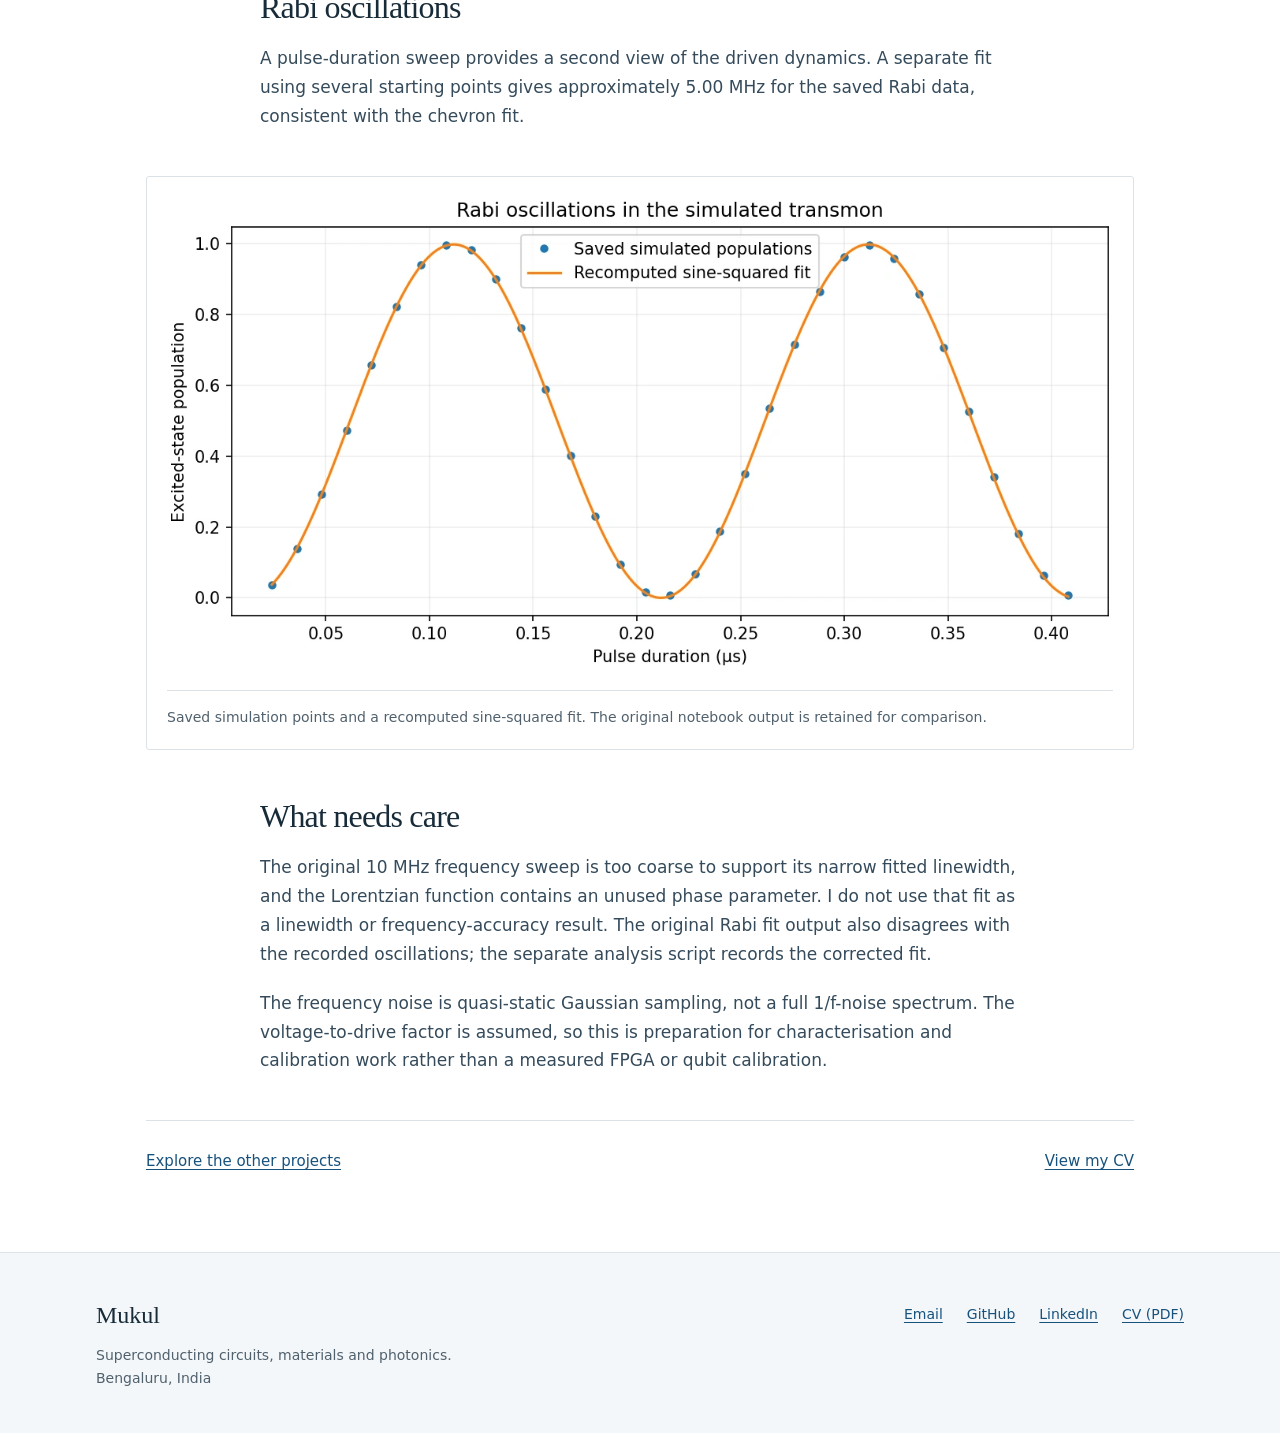
<file: projects/qubit-spectroscopy/index.html>
<!doctype html>
<html lang="en"><head><meta charset="utf-8"><meta name="viewport" content="width=device-width,initial-scale=1">
<title>Qubit spectroscopy and Rabi chevrons · Mukul</title><meta name="description" content="A QuTiP transmon simulation of spectroscopy, Rabi oscillations and chevron fitting.">
<link rel="canonical" href="https://mukul-quantum-researcher.github.io/projects/qubit-spectroscopy/"><meta name="theme-color" content="#173f5f"><link rel="icon" href="/assets/favicon.svg" type="image/svg+xml">
<meta property="og:title" content="Qubit spectroscopy and Rabi chevrons · Mukul"><meta property="og:description" content="A QuTiP transmon simulation of spectroscopy, Rabi oscillations and chevron fitting."><meta property="og:type" content="website"><meta property="og:url" content="https://mukul-quantum-researcher.github.io/projects/qubit-spectroscopy/">
<meta property="og:image" content="https://mukul-quantum-researcher.github.io/assets/originals/purcell-layout.png"><link rel="stylesheet" href="/style.css"></head>
<body><a class="skip" href="#main">Skip to content</a>
<header class="site-header"><div class="wrap header-inner"><a class="wordmark" href="/" aria-label="Mukul home">Mukul<span>Quantum hardware &amp; device physics</span></a><nav aria-label="Main navigation"><a href="/">Home</a><a href="/projects/" aria-current="page">Projects</a><a href="/about/">About</a><a href="/cv/">CV</a></nav></div></header>
<main id="main"><div class="wrap article"><a class="back" href="/projects/">All projects</a><header class="article-header"><p class="eyebrow">Characterisation simulation · Python</p><h1>Qubit spectroscopy and Rabi chevrons</h1><p class="standfirst">Connecting a driven transmon model to frequency sweeps, pulse-duration scans and fitted dynamics.</p><div class="actions"><a class="button" href="https://github.com/Mukul-Quantum-Researcher/Superconducting-qubits-hardware">Code &amp; documentation</a></div></header><section class="prose"><h2>What I modelled</h2><p>I built a four-level transmon simulation to explore frequency-domain spectroscopy and time-domain Rabi measurements. The model includes a flat-top Gaussian drive, T₁/T₂ relaxation and dephasing, finite-temperature excitation and Gaussian quasi-static frequency offsets.</p><p>I swept drive frequency and pulse duration, averaged simulated trajectories, and fitted the resulting chevron. The example uses a 5.011 GHz transition, −500 MHz anharmonicity, T₁ = 40 µs and T₂ = 35 µs. These are chosen model parameters, not measured device values.</p><h2>Spectroscopy through a chevron</h2><p>Joint frequency and duration data provide more structure than a coarse frequency sweep alone. Re-fitting the 180 saved simulated points recovers a transition near 5011.03 MHz and a Rabi frequency near 5.00 MHz, close to the example’s input values.</p></section><figure><img class="" src="/assets/images/spectroscopy-chevron.webp" alt="Simulated populations, fitted chevron and residual map" loading="lazy" decoding="async"><figcaption>The fit is recomputed from the notebook’s saved simulation output; no new trajectory simulation is claimed. <a href="https://github.com/Mukul-Quantum-Researcher/Superconducting-qubits-hardware/blob/main/scripts/analyse_spectroscopy.py">Source</a>.</figcaption></figure><section class="prose"><h2>Rabi oscillations</h2><p>A pulse-duration sweep provides a second view of the driven dynamics. A separate fit using several starting points gives approximately 5.00 MHz for the saved Rabi data, consistent with the chevron fit.</p></section><figure><img class="" src="/assets/images/spectroscopy-rabi.webp" alt="Saved simulated excited-state populations versus pulse duration and a recomputed fit" loading="lazy" decoding="async"><figcaption>Saved simulation points and a recomputed sine-squared fit. The original notebook output is retained for comparison.</figcaption></figure><section class="prose"><h2>What needs care</h2><p>The original 10 MHz frequency sweep is too coarse to support its narrow fitted linewidth, and the Lorentzian function contains an unused phase parameter. I do not use that fit as a linewidth or frequency-accuracy result. The original Rabi fit output also disagrees with the recorded oscillations; the separate analysis script records the corrected fit.</p><p>The frequency noise is quasi-static Gaussian sampling, not a full 1/f-noise spectrum. The voltage-to-drive factor is assumed, so this is preparation for characterisation and calibration work rather than a measured FPGA or qubit calibration.</p></section><div class="article-end"><a href="/projects/">Explore the other projects</a><a href="/cv/">View my CV</a></div></div></main>
<footer class="site-footer"><div class="wrap footer-inner"><div><strong>Mukul</strong><p>Superconducting circuits, materials and photonics.<br>Bengaluru, India</p></div><div class="footer-links"><a href="mailto:malikmukul2000@gmail.com">Email</a><a href="https://github.com/Mukul-Quantum-Researcher">GitHub</a><a href="https://www.linkedin.com/in/mukul-mukul-47b9b1192/">LinkedIn</a><a href="/assets/documents/Mukul-CV.pdf">CV (PDF)</a></div></div></footer>
</body></html>
</file>
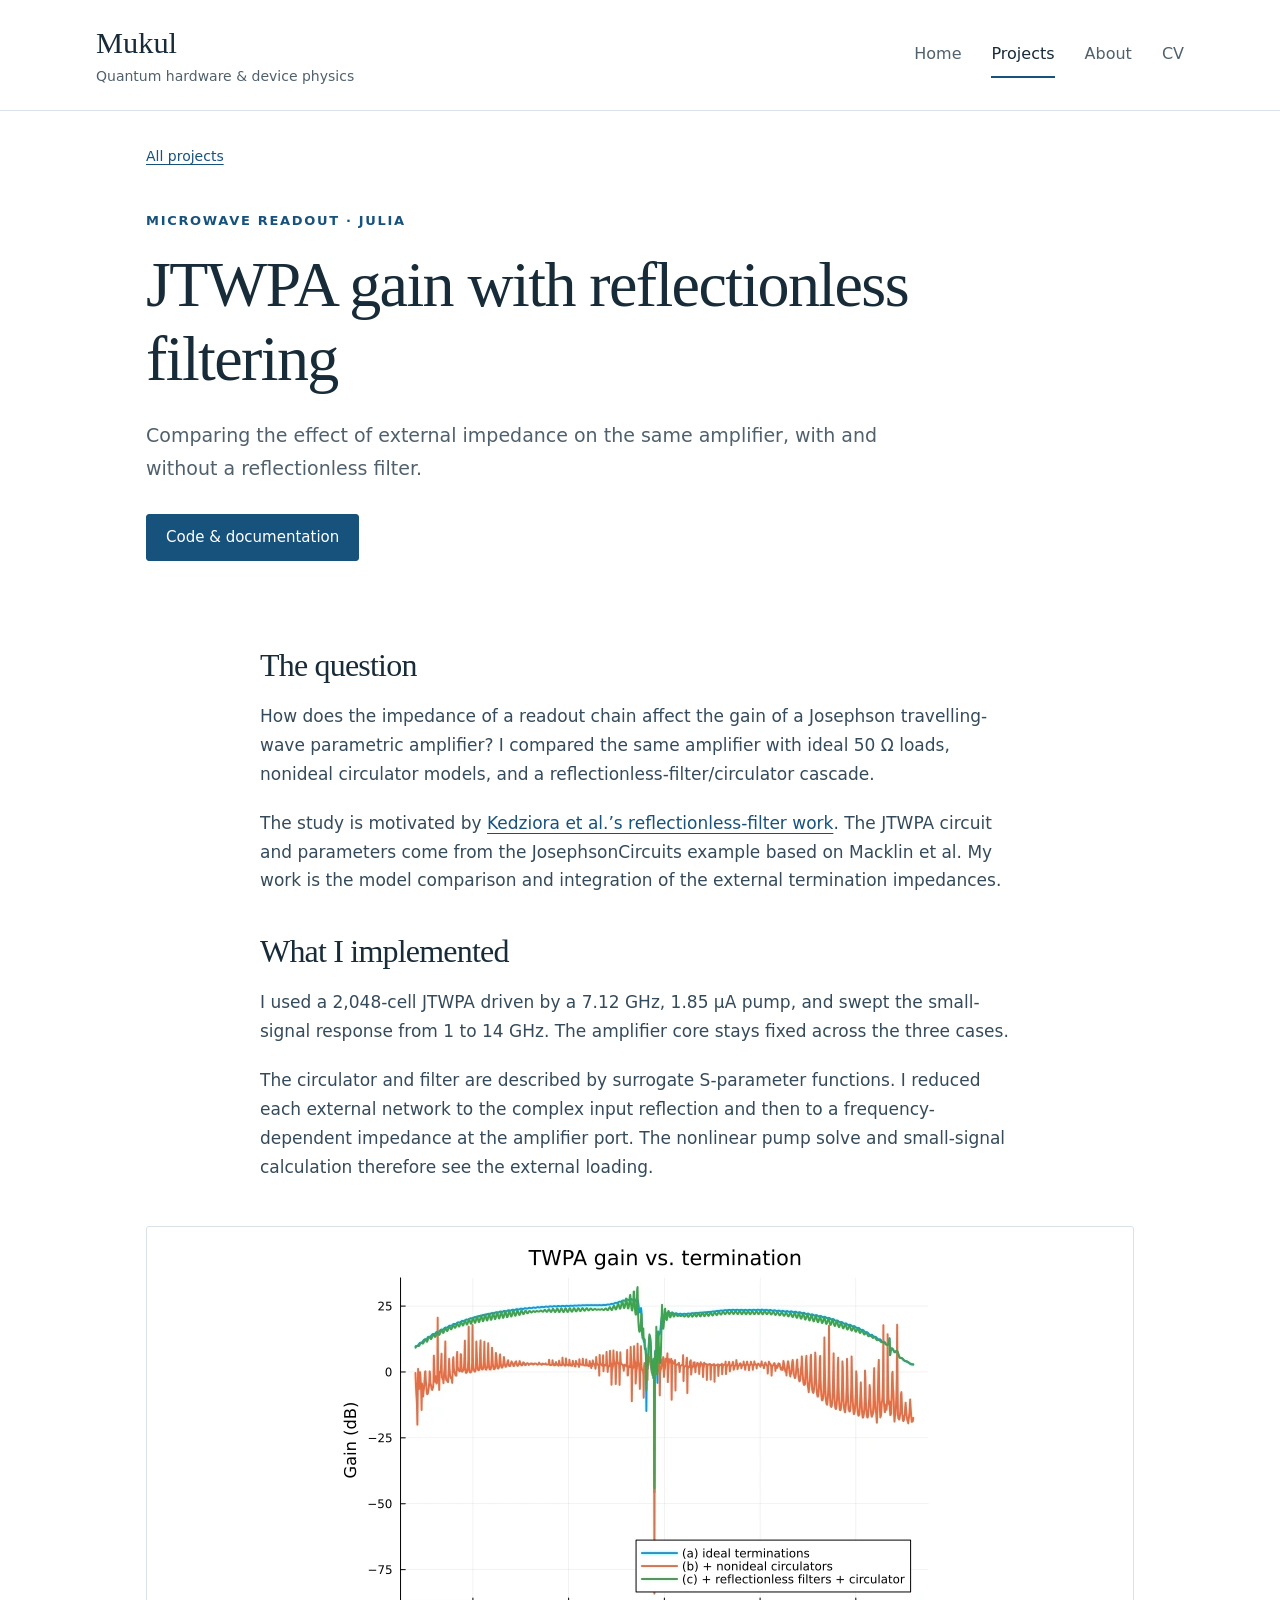
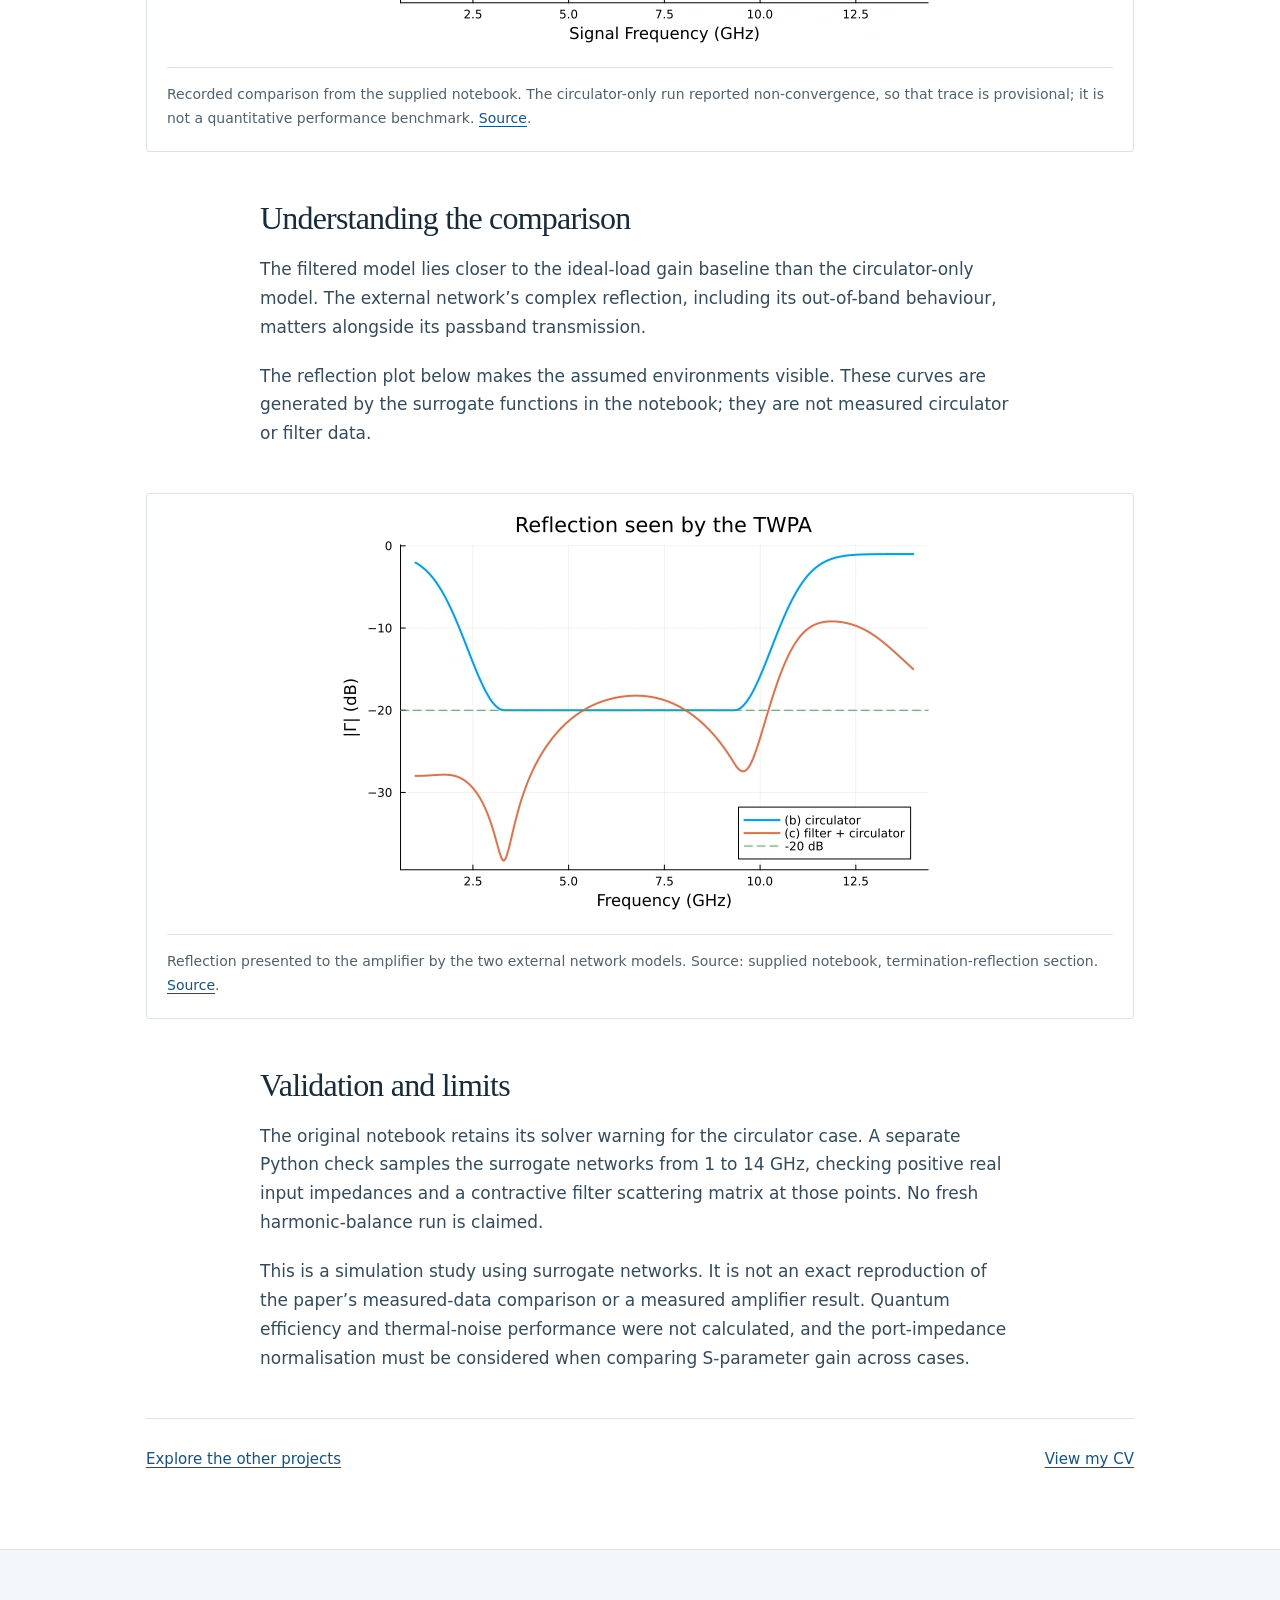
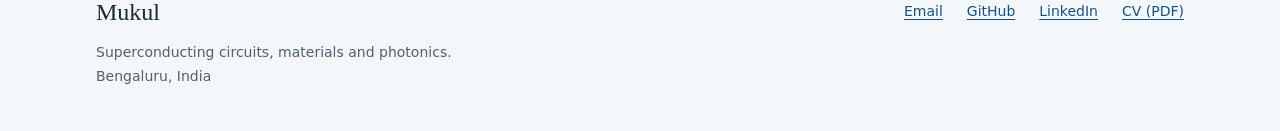
<file: projects/reflectionless-filter/index.html>
<!doctype html>
<html lang="en"><head><meta charset="utf-8"><meta name="viewport" content="width=device-width,initial-scale=1">
<title>JTWPA gain with reflectionless filtering · Mukul</title><meta name="description" content="A JosephsonCircuits study of JTWPA gain with ideal loads, circulators and reflectionless-filter termination models.">
<link rel="canonical" href="https://mukul-quantum-researcher.github.io/projects/reflectionless-filter/"><meta name="theme-color" content="#173f5f"><link rel="icon" href="/assets/favicon.svg" type="image/svg+xml">
<meta property="og:title" content="JTWPA gain with reflectionless filtering · Mukul"><meta property="og:description" content="A JosephsonCircuits study of JTWPA gain with ideal loads, circulators and reflectionless-filter termination models."><meta property="og:type" content="website"><meta property="og:url" content="https://mukul-quantum-researcher.github.io/projects/reflectionless-filter/">
<meta property="og:image" content="https://mukul-quantum-researcher.github.io/assets/originals/purcell-layout.png"><link rel="stylesheet" href="/style.css"></head>
<body><a class="skip" href="#main">Skip to content</a>
<header class="site-header"><div class="wrap header-inner"><a class="wordmark" href="/" aria-label="Mukul home">Mukul<span>Quantum hardware &amp; device physics</span></a><nav aria-label="Main navigation"><a href="/">Home</a><a href="/projects/" aria-current="page">Projects</a><a href="/about/">About</a><a href="/cv/">CV</a></nav></div></header>
<main id="main"><div class="wrap article"><a class="back" href="/projects/">All projects</a><header class="article-header"><p class="eyebrow">Microwave readout · Julia</p><h1>JTWPA gain with reflectionless filtering</h1><p class="standfirst">Comparing the effect of external impedance on the same amplifier, with and without a reflectionless filter.</p><div class="actions"><a class="button" href="https://github.com/Mukul-Quantum-Researcher/reflectionless-filter-jtwpa">Code &amp; documentation</a></div></header><section class="prose"><h2>The question</h2><p>How does the impedance of a readout chain affect the gain of a Josephson travelling-wave parametric amplifier? I compared the same amplifier with ideal 50 Ω loads, nonideal circulator models, and a reflectionless-filter/circulator cascade.</p><p>The study is motivated by <a href="https://arxiv.org/abs/2506.20645">Kedziora et al.’s reflectionless-filter work</a>. The JTWPA circuit and parameters come from the JosephsonCircuits example based on Macklin et al. My work is the model comparison and integration of the external termination impedances.</p><h2>What I implemented</h2><p>I used a 2,048-cell JTWPA driven by a 7.12 GHz, 1.85 µA pump, and swept the small-signal response from 1 to 14 GHz. The amplifier core stays fixed across the three cases.</p><p>The circulator and filter are described by surrogate S-parameter functions. I reduced each external network to the complex input reflection and then to a frequency-dependent impedance at the amplifier port. The nonlinear pump solve and small-signal calculation therefore see the external loading.</p></section><figure><img class="" src="/assets/images/reflectionless-gain.webp" alt="Gain for identical JTWPA cores with ideal, circulator and filtered termination models" loading="lazy" decoding="async"><figcaption>Recorded comparison from the supplied notebook. The circulator-only run reported non-convergence, so that trace is provisional; it is not a quantitative performance benchmark. <a href="https://github.com/Mukul-Quantum-Researcher/reflectionless-filter-jtwpa">Source</a>.</figcaption></figure><section class="prose"><h2>Understanding the comparison</h2><p>The filtered model lies closer to the ideal-load gain baseline than the circulator-only model. The external network’s complex reflection, including its out-of-band behaviour, matters alongside its passband transmission.</p><p>The reflection plot below makes the assumed environments visible. These curves are generated by the surrogate functions in the notebook; they are not measured circulator or filter data.</p></section><figure><img class="" src="/assets/images/reflectionless-reflection.webp" alt="Magnitude of the surrogate circulator and filtered-circulator reflection coefficients" loading="lazy" decoding="async"><figcaption>Reflection presented to the amplifier by the two external network models. Source: supplied notebook, termination-reflection section. <a href="https://github.com/Mukul-Quantum-Researcher/reflectionless-filter-jtwpa/blob/main/notebooks/kedziora_jtwpa_fig1_josephsoncircuits.ipynb">Source</a>.</figcaption></figure><section class="prose"><h2>Validation and limits</h2><p>The original notebook retains its solver warning for the circulator case. A separate Python check samples the surrogate networks from 1 to 14 GHz, checking positive real input impedances and a contractive filter scattering matrix at those points. No fresh harmonic-balance run is claimed.</p><p>This is a simulation study using surrogate networks. It is not an exact reproduction of the paper’s measured-data comparison or a measured amplifier result. Quantum efficiency and thermal-noise performance were not calculated, and the port-impedance normalisation must be considered when comparing S-parameter gain across cases.</p></section><div class="article-end"><a href="/projects/">Explore the other projects</a><a href="/cv/">View my CV</a></div></div></main>
<footer class="site-footer"><div class="wrap footer-inner"><div><strong>Mukul</strong><p>Superconducting circuits, materials and photonics.<br>Bengaluru, India</p></div><div class="footer-links"><a href="mailto:malikmukul2000@gmail.com">Email</a><a href="https://github.com/Mukul-Quantum-Researcher">GitHub</a><a href="https://www.linkedin.com/in/mukul-mukul-47b9b1192/">LinkedIn</a><a href="/assets/documents/Mukul-CV.pdf">CV (PDF)</a></div></div></footer>
</body></html>
</file>
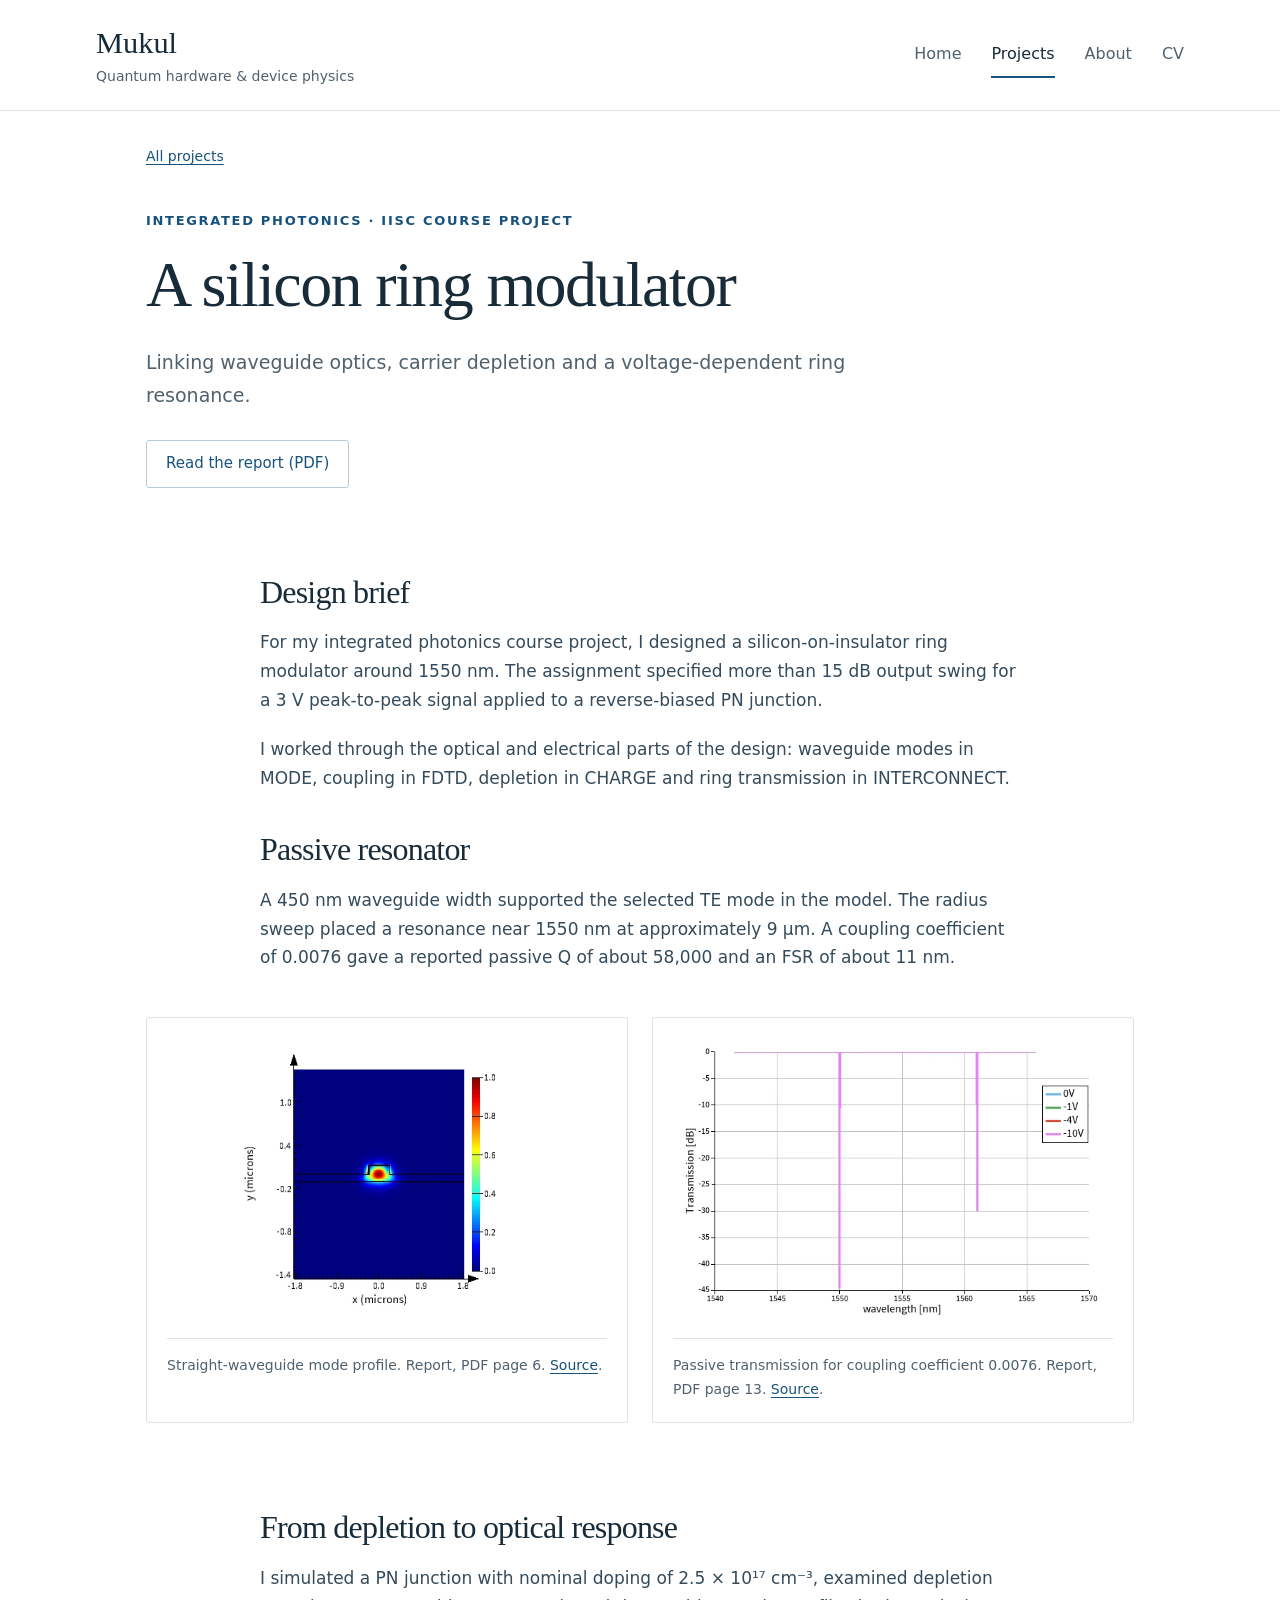
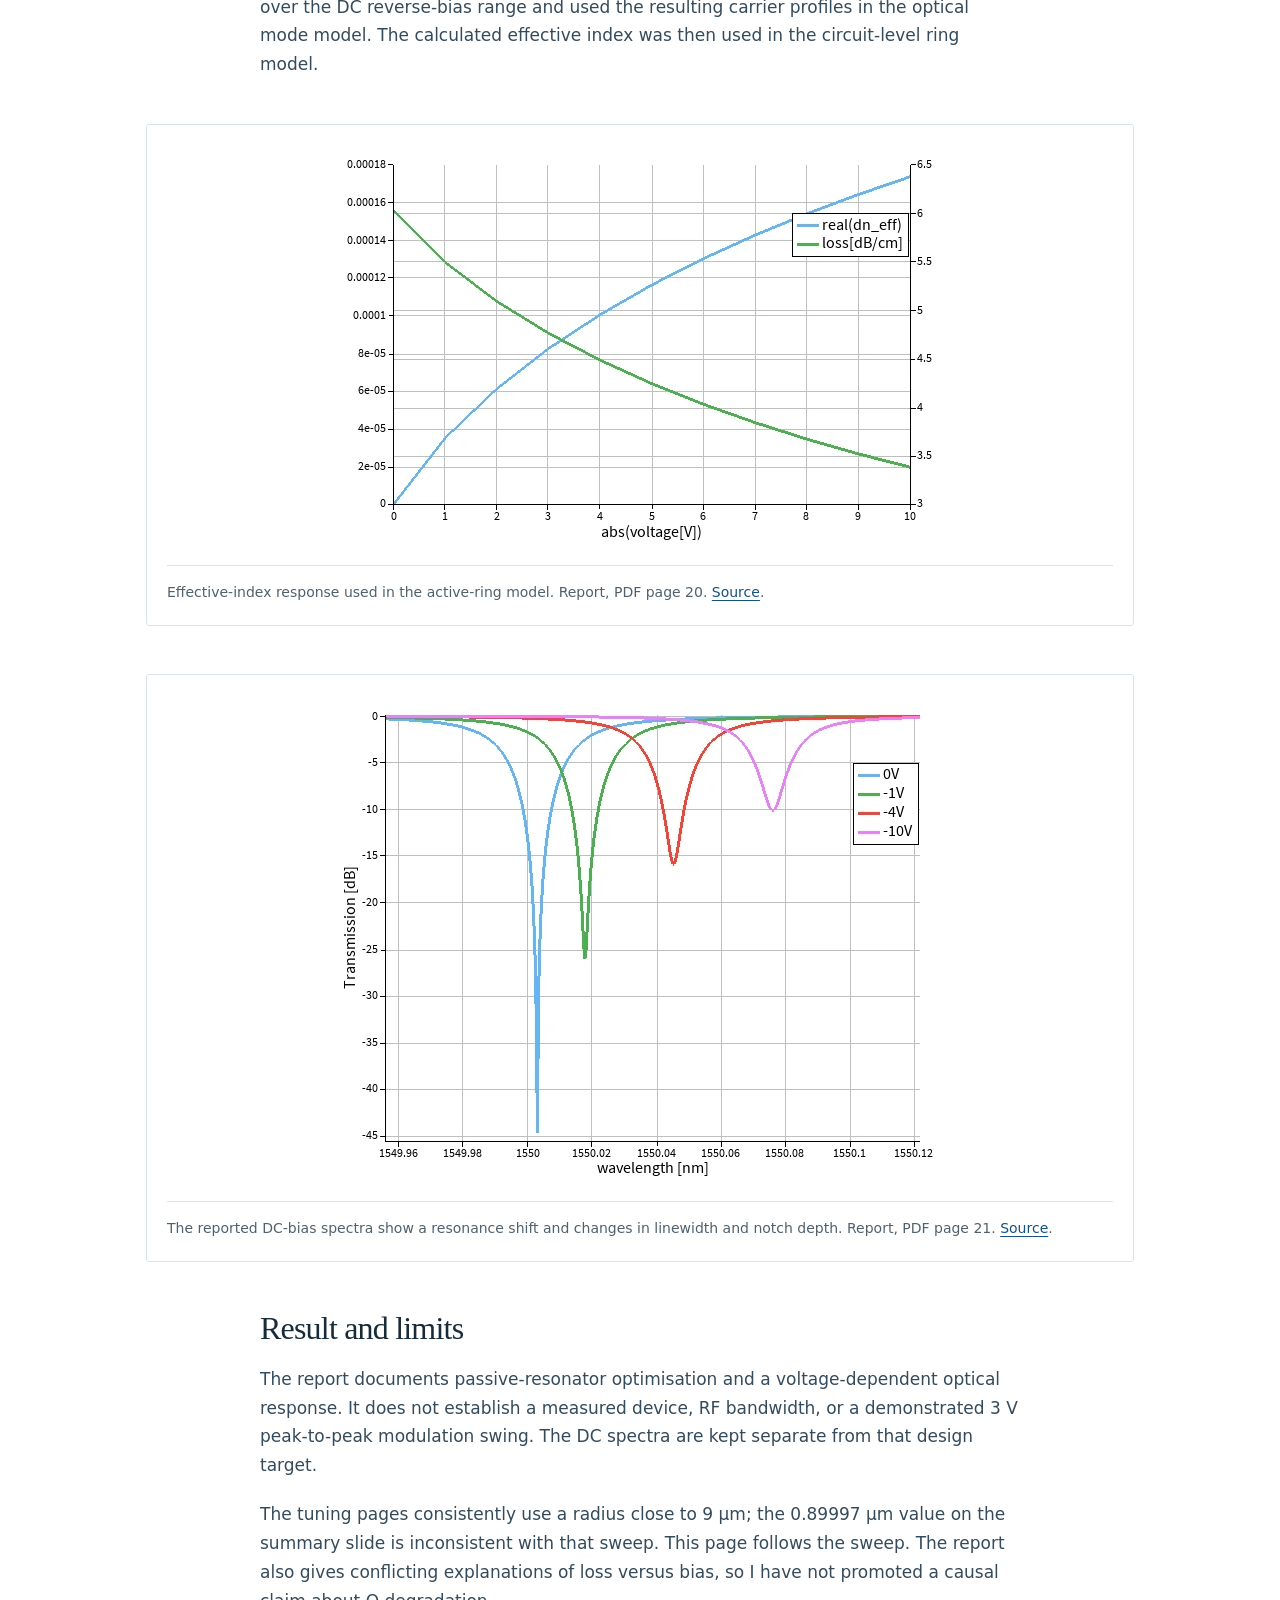
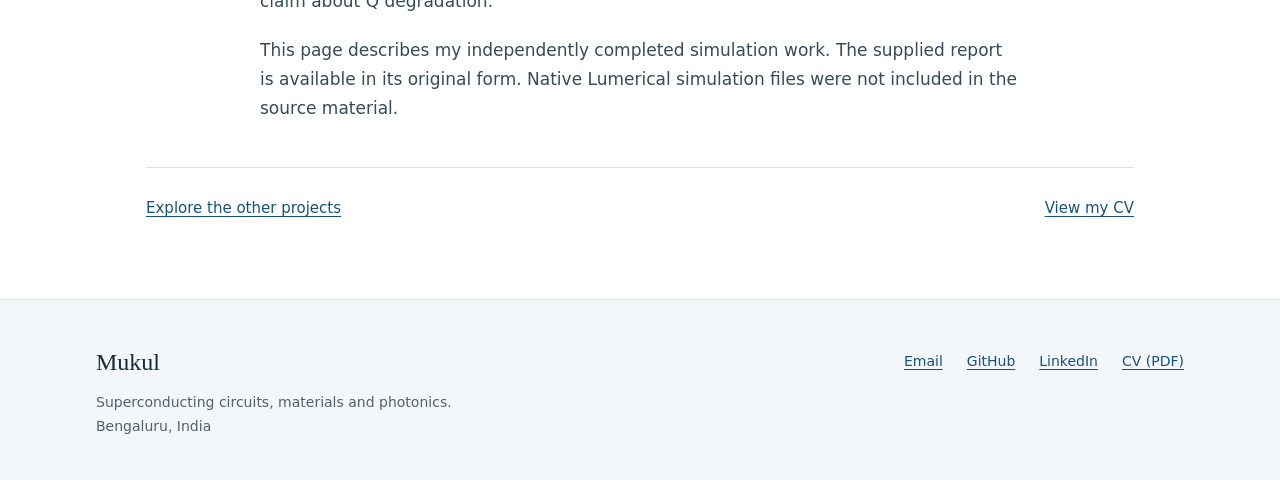
<file: projects/ring-modulator/index.html>
<!doctype html>
<html lang="en"><head><meta charset="utf-8"><meta name="viewport" content="width=device-width,initial-scale=1">
<title>Silicon ring modulator · Mukul</title><meta name="description" content="An SOI ring-modulator design study using Lumerical MODE, FDTD, CHARGE and INTERCONNECT.">
<link rel="canonical" href="https://mukul-quantum-researcher.github.io/projects/ring-modulator/"><meta name="theme-color" content="#173f5f"><link rel="icon" href="/assets/favicon.svg" type="image/svg+xml">
<meta property="og:title" content="Silicon ring modulator · Mukul"><meta property="og:description" content="An SOI ring-modulator design study using Lumerical MODE, FDTD, CHARGE and INTERCONNECT."><meta property="og:type" content="website"><meta property="og:url" content="https://mukul-quantum-researcher.github.io/projects/ring-modulator/">
<meta property="og:image" content="https://mukul-quantum-researcher.github.io/assets/originals/purcell-layout.png"><link rel="stylesheet" href="/style.css"></head>
<body><a class="skip" href="#main">Skip to content</a>
<header class="site-header"><div class="wrap header-inner"><a class="wordmark" href="/" aria-label="Mukul home">Mukul<span>Quantum hardware &amp; device physics</span></a><nav aria-label="Main navigation"><a href="/">Home</a><a href="/projects/" aria-current="page">Projects</a><a href="/about/">About</a><a href="/cv/">CV</a></nav></div></header>
<main id="main"><div class="wrap article"><a class="back" href="/projects/">All projects</a><header class="article-header"><p class="eyebrow">Integrated photonics · IISc course project</p><h1>A silicon ring modulator</h1><p class="standfirst">Linking waveguide optics, carrier depletion and a voltage-dependent ring resonance.</p><div class="actions"><a class="button secondary" href="/assets/documents/Mukul-Ring-Modulator-Report.pdf">Read the report (PDF)</a></div></header><section class="prose"><h2>Design brief</h2><p>For my integrated photonics course project, I designed a silicon-on-insulator ring modulator around 1550 nm. The assignment specified more than 15 dB output swing for a 3 V peak-to-peak signal applied to a reverse-biased PN junction.</p><p>I worked through the optical and electrical parts of the design: waveguide modes in MODE, coupling in FDTD, depletion in CHARGE and ring transmission in INTERCONNECT.</p><h2>Passive resonator</h2><p>A 450 nm waveguide width supported the selected TE mode in the model. The radius sweep placed a resonance near 1550 nm at approximately 9 µm. A coupling coefficient of 0.0076 gave a reported passive Q of about 58,000 and an FSR of about 11 nm.</p></section><div class="figure-pair"><figure><img class="" src="/assets/images/photonics-mode.webp" alt="Calculated TE mode profile" loading="lazy" decoding="async"><figcaption>Straight-waveguide mode profile. Report, PDF page 6. <a href="/assets/documents/Mukul-Ring-Modulator-Report.pdf#page=6">Source</a>.</figcaption></figure><figure><img class="" src="/assets/images/photonics-passive-ring.webp" alt="Passive ring transmission spectrum" loading="lazy" decoding="async"><figcaption>Passive transmission for coupling coefficient 0.0076. Report, PDF page 13. <a href="/assets/documents/Mukul-Ring-Modulator-Report.pdf#page=13">Source</a>.</figcaption></figure></div><section class="prose"><h2>From depletion to optical response</h2><p>I simulated a PN junction with nominal doping of 2.5 × 10¹⁷ cm⁻³, examined depletion over the DC reverse-bias range and used the resulting carrier profiles in the optical mode model. The calculated effective index was then used in the circuit-level ring model.</p></section><figure><img class="" src="/assets/images/photonics-neff-bias.webp" alt="Real and imaginary effective index versus reverse bias" loading="lazy" decoding="async"><figcaption>Effective-index response used in the active-ring model. Report, PDF page 20. <a href="/assets/documents/Mukul-Ring-Modulator-Report.pdf#page=20">Source</a>.</figcaption></figure><figure><img class="" src="/assets/images/photonics-active-transmission.webp" alt="Ring transmission curves for zero, minus one, minus four and minus ten volts" loading="lazy" decoding="async"><figcaption>The reported DC-bias spectra show a resonance shift and changes in linewidth and notch depth. Report, PDF page 21. <a href="/assets/documents/Mukul-Ring-Modulator-Report.pdf#page=21">Source</a>.</figcaption></figure><section class="prose"><h2>Result and limits</h2><p>The report documents passive-resonator optimisation and a voltage-dependent optical response. It does not establish a measured device, RF bandwidth, or a demonstrated 3 V peak-to-peak modulation swing. The DC spectra are kept separate from that design target.</p><p>The tuning pages consistently use a radius close to 9 µm; the 0.89997 µm value on the summary slide is inconsistent with that sweep. This page follows the sweep. The report also gives conflicting explanations of loss versus bias, so I have not promoted a causal claim about Q degradation.</p><p>This page describes my independently completed simulation work. The supplied report is available in its original form. Native Lumerical simulation files were not included in the source material.</p></section><div class="article-end"><a href="/projects/">Explore the other projects</a><a href="/cv/">View my CV</a></div></div></main>
<footer class="site-footer"><div class="wrap footer-inner"><div><strong>Mukul</strong><p>Superconducting circuits, materials and photonics.<br>Bengaluru, India</p></div><div class="footer-links"><a href="mailto:malikmukul2000@gmail.com">Email</a><a href="https://github.com/Mukul-Quantum-Researcher">GitHub</a><a href="https://www.linkedin.com/in/mukul-mukul-47b9b1192/">LinkedIn</a><a href="/assets/documents/Mukul-CV.pdf">CV (PDF)</a></div></div></footer>
</body></html>
</file>
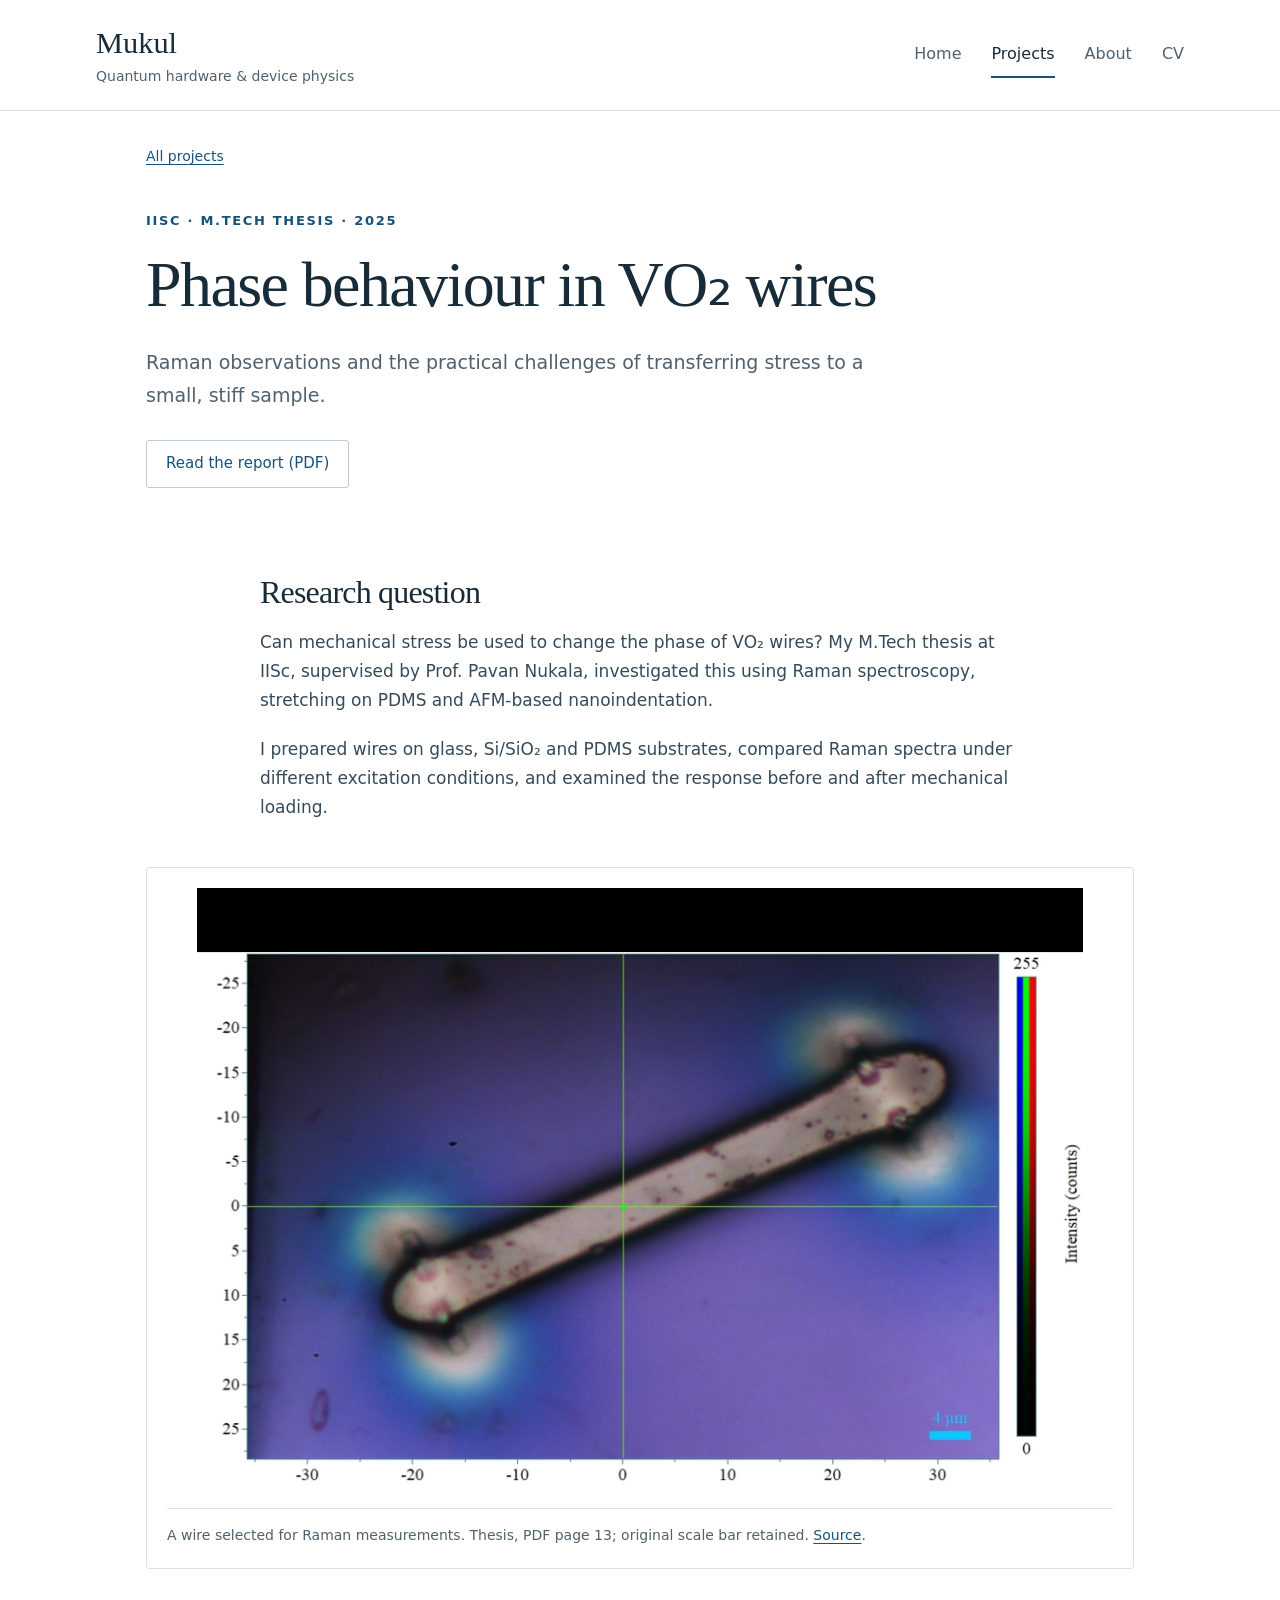
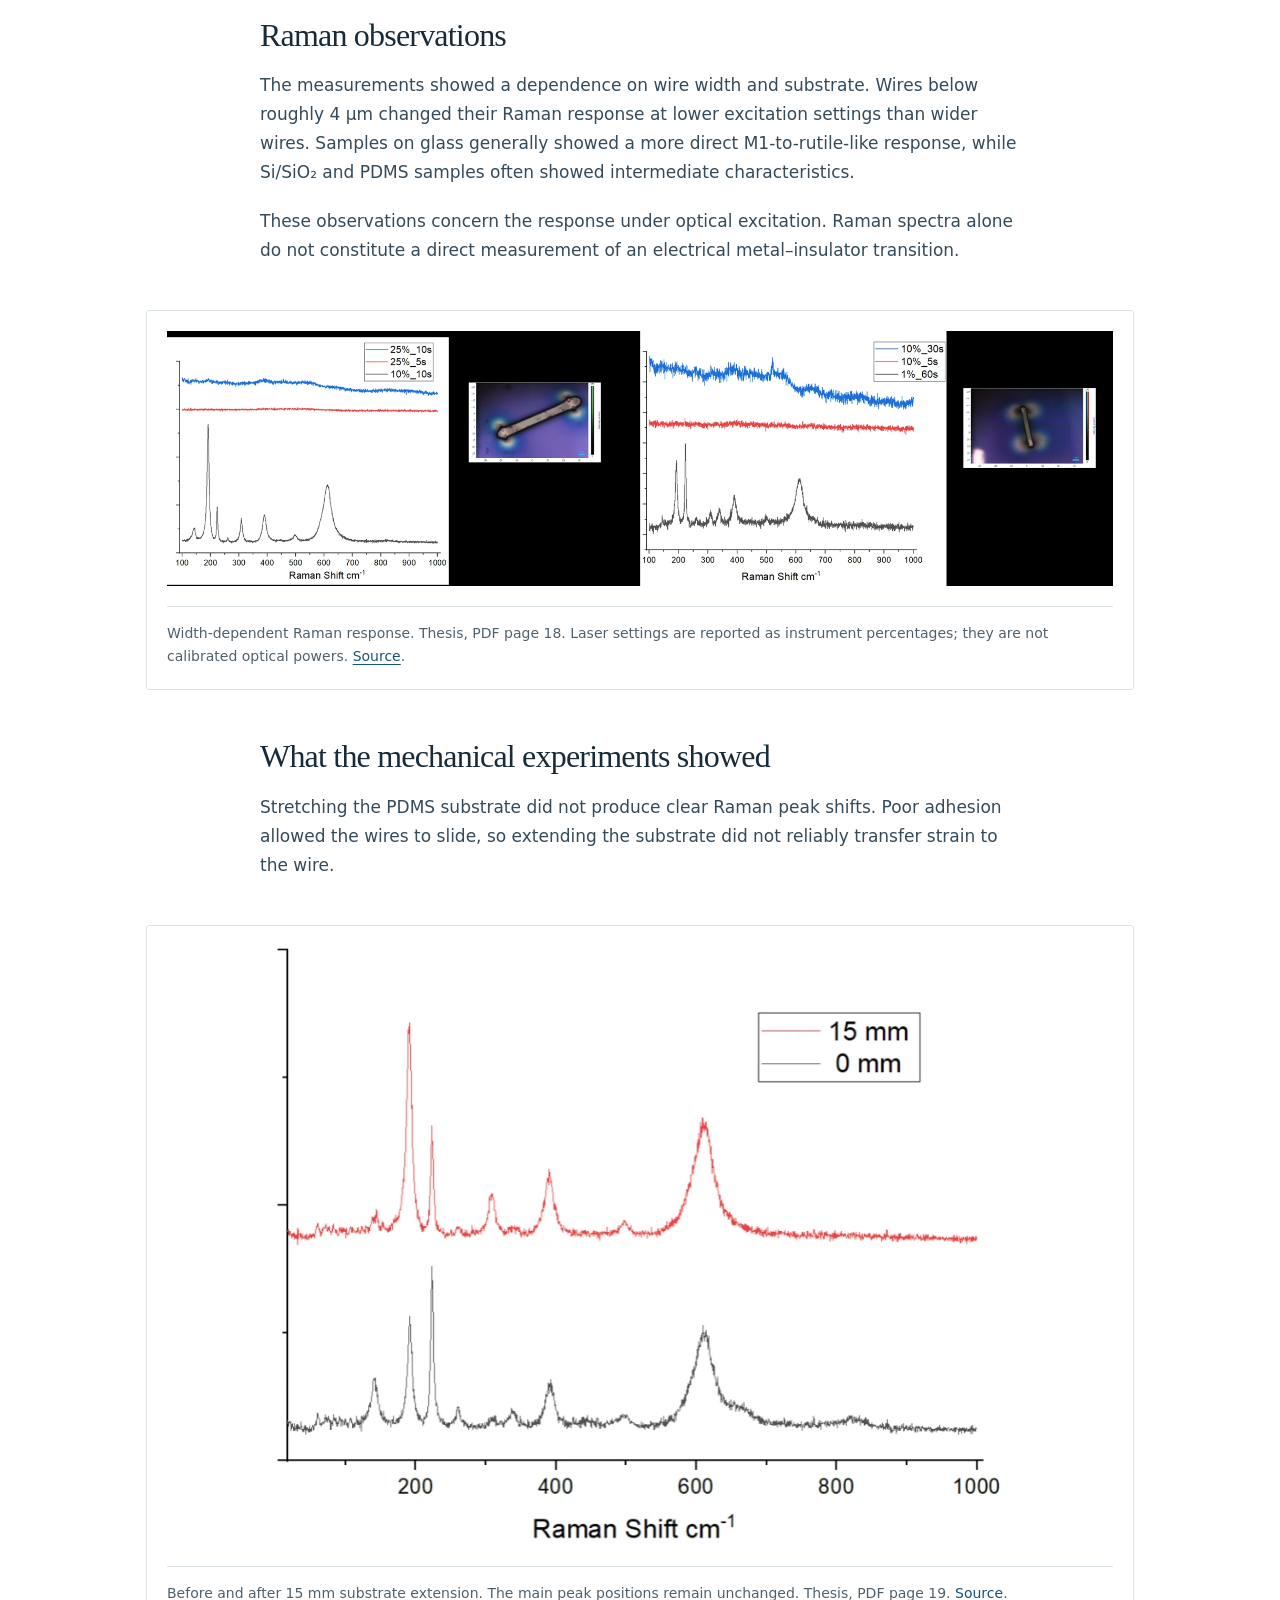
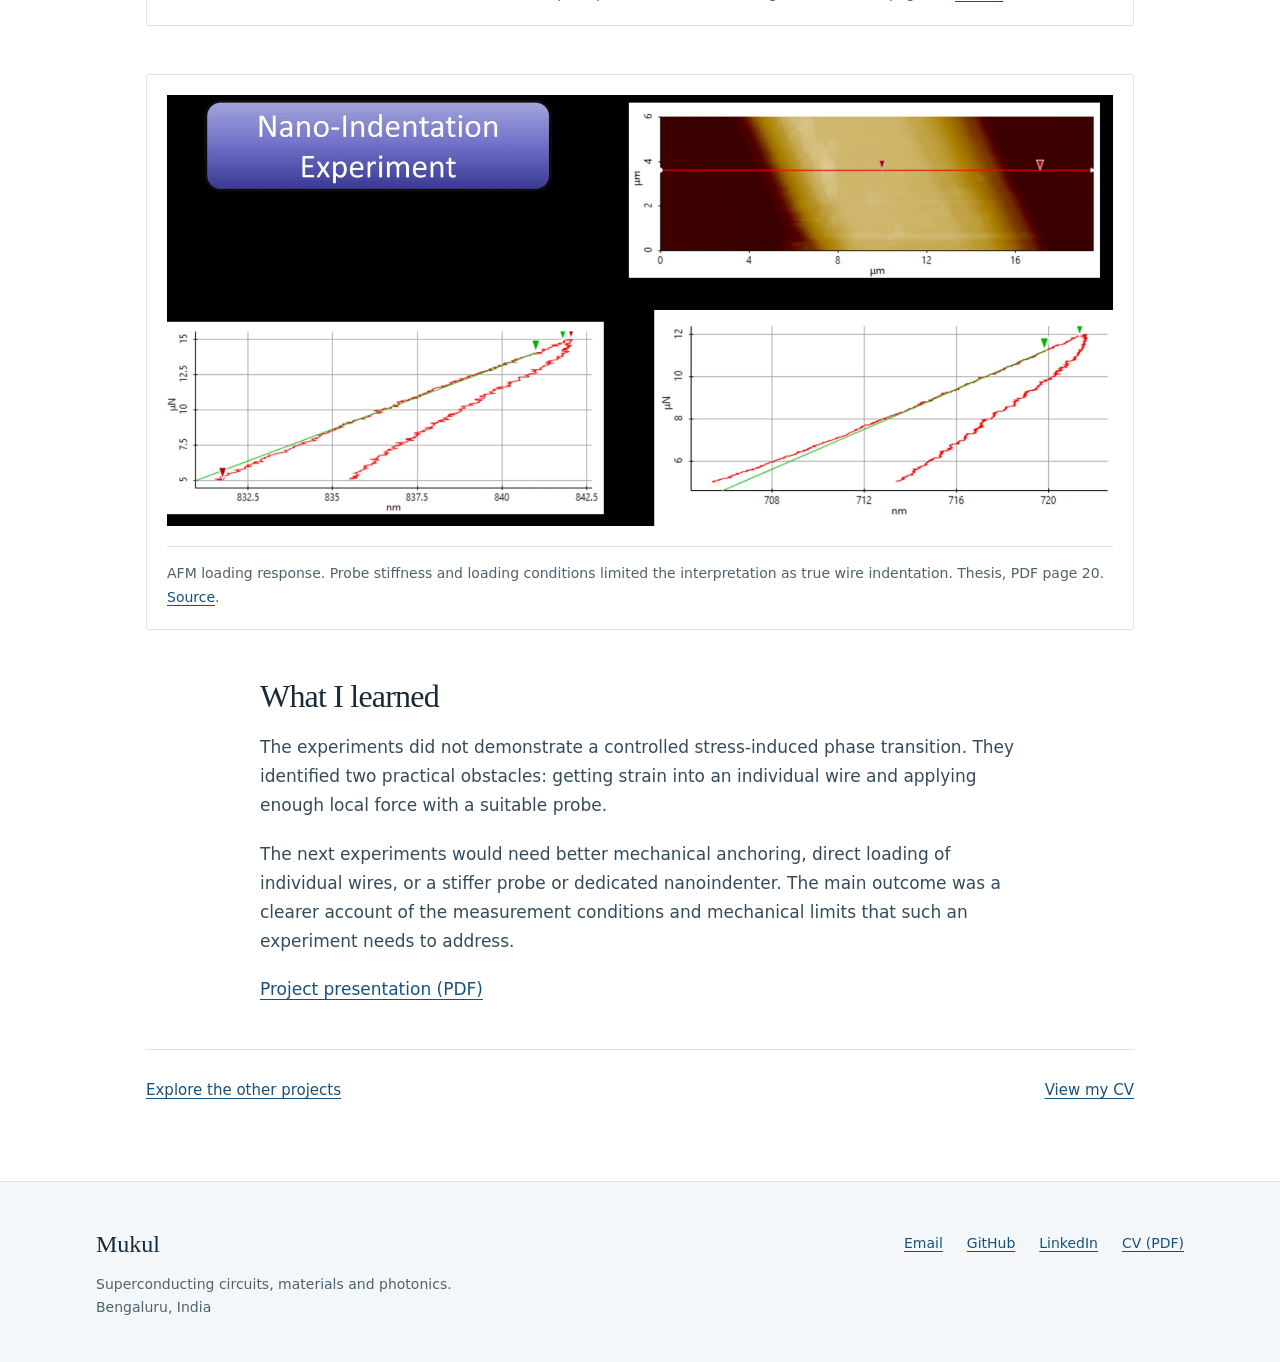
<file: projects/vo2-thesis/index.html>
<!doctype html>
<html lang="en"><head><meta charset="utf-8"><meta name="viewport" content="width=device-width,initial-scale=1">
<title>VO₂ thesis · Mukul</title><meta name="description" content="Mukul’s IISc M.Tech thesis on VO2 phase behaviour using Raman spectroscopy, PDMS stretching and AFM nanoindentation.">
<link rel="canonical" href="https://mukul-quantum-researcher.github.io/projects/vo2-thesis/"><meta name="theme-color" content="#173f5f"><link rel="icon" href="/assets/favicon.svg" type="image/svg+xml">
<meta property="og:title" content="VO₂ thesis · Mukul"><meta property="og:description" content="Mukul’s IISc M.Tech thesis on VO2 phase behaviour using Raman spectroscopy, PDMS stretching and AFM nanoindentation."><meta property="og:type" content="website"><meta property="og:url" content="https://mukul-quantum-researcher.github.io/projects/vo2-thesis/">
<meta property="og:image" content="https://mukul-quantum-researcher.github.io/assets/originals/purcell-layout.png"><link rel="stylesheet" href="/style.css"></head>
<body><a class="skip" href="#main">Skip to content</a>
<header class="site-header"><div class="wrap header-inner"><a class="wordmark" href="/" aria-label="Mukul home">Mukul<span>Quantum hardware &amp; device physics</span></a><nav aria-label="Main navigation"><a href="/">Home</a><a href="/projects/" aria-current="page">Projects</a><a href="/about/">About</a><a href="/cv/">CV</a></nav></div></header>
<main id="main"><div class="wrap article"><a class="back" href="/projects/">All projects</a><header class="article-header"><p class="eyebrow">IISc · M.Tech thesis · 2025</p><h1>Phase behaviour in VO₂ wires</h1><p class="standfirst">Raman observations and the practical challenges of transferring stress to a small, stiff sample.</p><div class="actions"><a class="button secondary" href="/assets/documents/Mukul-VO2-Thesis.pdf">Read the report (PDF)</a></div></header><section class="prose"><h2>Research question</h2><p>Can mechanical stress be used to change the phase of VO₂ wires? My M.Tech thesis at IISc, supervised by Prof. Pavan Nukala, investigated this using Raman spectroscopy, stretching on PDMS and AFM-based nanoindentation.</p><p>I prepared wires on glass, Si/SiO₂ and PDMS substrates, compared Raman spectra under different excitation conditions, and examined the response before and after mechanical loading.</p></section><figure><img class="" src="/assets/images/vo2-microscope.webp" alt="Optical image of a VO2 wire during Raman spectroscopy" loading="lazy" decoding="async"><figcaption>A wire selected for Raman measurements. Thesis, PDF page 13; original scale bar retained. <a href="/assets/documents/Mukul-VO2-Thesis.pdf#page=13">Source</a>.</figcaption></figure><section class="prose"><h2>Raman observations</h2><p>The measurements showed a dependence on wire width and substrate. Wires below roughly 4 µm changed their Raman response at lower excitation settings than wider wires. Samples on glass generally showed a more direct M1-to-rutile-like response, while Si/SiO₂ and PDMS samples often showed intermediate characteristics.</p><p>These observations concern the response under optical excitation. Raman spectra alone do not constitute a direct measurement of an electrical metal–insulator transition.</p></section><figure><img class="" src="/assets/images/vo2-size-raman.webp" alt="Raman spectra and microscope images for different wire widths" loading="lazy" decoding="async"><figcaption>Width-dependent Raman response. Thesis, PDF page 18. Laser settings are reported as instrument percentages; they are not calibrated optical powers. <a href="/assets/documents/Mukul-VO2-Thesis.pdf#page=18">Source</a>.</figcaption></figure><section class="prose"><h2>What the mechanical experiments showed</h2><p>Stretching the PDMS substrate did not produce clear Raman peak shifts. Poor adhesion allowed the wires to slide, so extending the substrate did not reliably transfer strain to the wire.</p></section><figure><img class="" src="/assets/images/vo2-stretching.webp" alt="Raman spectra before and after PDMS stretching" loading="lazy" decoding="async"><figcaption>Before and after 15 mm substrate extension. The main peak positions remain unchanged. Thesis, PDF page 19. <a href="/assets/documents/Mukul-VO2-Thesis.pdf#page=19">Source</a>.</figcaption></figure><figure><img class="" src="/assets/images/vo2-force-displacement.webp" alt="AFM image and force-displacement curves" loading="lazy" decoding="async"><figcaption>AFM loading response. Probe stiffness and loading conditions limited the interpretation as true wire indentation. Thesis, PDF page 20. <a href="/assets/documents/Mukul-VO2-Thesis.pdf#page=20">Source</a>.</figcaption></figure><section class="prose"><h2>What I learned</h2><p>The experiments did not demonstrate a controlled stress-induced phase transition. They identified two practical obstacles: getting strain into an individual wire and applying enough local force with a suitable probe.</p><p>The next experiments would need better mechanical anchoring, direct loading of individual wires, or a stiffer probe or dedicated nanoindenter. The main outcome was a clearer account of the measurement conditions and mechanical limits that such an experiment needs to address.</p><p><a href="/assets/documents/Mukul-VO2-Presentation.pdf">Project presentation (PDF)</a></p></section><div class="article-end"><a href="/projects/">Explore the other projects</a><a href="/cv/">View my CV</a></div></div></main>
<footer class="site-footer"><div class="wrap footer-inner"><div><strong>Mukul</strong><p>Superconducting circuits, materials and photonics.<br>Bengaluru, India</p></div><div class="footer-links"><a href="mailto:malikmukul2000@gmail.com">Email</a><a href="https://github.com/Mukul-Quantum-Researcher">GitHub</a><a href="https://www.linkedin.com/in/mukul-mukul-47b9b1192/">LinkedIn</a><a href="/assets/documents/Mukul-CV.pdf">CV (PDF)</a></div></div></footer>
</body></html>
</file>
<file: style.css>
:root{--ink:#182b39;--muted:#50616d;--blue:#17527d;--line:#dbe3e8;--soft:#f3f7fa;--serif:Georgia,'Times New Roman',serif;--sans:Inter,ui-sans-serif,system-ui,-apple-system,BlinkMacSystemFont,'Segoe UI',sans-serif}*{box-sizing:border-box}html{scroll-behavior:smooth;scroll-padding-top:2rem}body{margin:0;background:#fff;color:var(--ink);font-family:var(--sans);font-size:1.0625rem;line-height:1.7;-webkit-font-smoothing:antialiased}a{color:var(--blue);text-underline-offset:.22em;text-decoration-thickness:1px}a:hover{text-decoration-thickness:2px}a:focus-visible{outline:3px solid #e0a449;outline-offset:5px;border-radius:2px}img{display:block;max-width:100%;height:auto}h1,h2,h3,p{margin-top:0}h1,h2,h3{line-height:1.15;font-weight:400;letter-spacing:-.025em}h1,h2{font-family:var(--serif)}h1{font-size:clamp(2.6rem,4.5vw,4.2rem);margin-bottom:1.5rem}h2{font-size:clamp(1.9rem,3vw,2.65rem);margin-bottom:1.4rem}h3{font-size:1.75rem;margin-bottom:1rem}p{margin-bottom:1.25rem}.wrap{max-width:1160px;margin:auto;padding:0 36px}.narrow{max-width:850px}.site-header{border-bottom:1px solid var(--line)}.header-inner{min-height:110px;display:flex;align-items:center;justify-content:space-between;gap:30px}.wordmark{color:var(--ink);font-family:var(--serif);font-size:1.9rem;line-height:1.2;text-decoration:none}.wordmark span{display:block;font-family:var(--sans);font-size:.875rem;letter-spacing:0;color:var(--muted);margin-top:6px}nav{display:flex;gap:30px}nav a{font-size:1rem;color:var(--muted);text-decoration:none;padding:8px 0}nav a[aria-current=page]{color:var(--ink);border-bottom:2px solid var(--blue)}.eyebrow{text-transform:uppercase;letter-spacing:.13em;font-size:.8125rem;font-weight:600;line-height:1.7;color:var(--blue);margin-bottom:18px}.hero{display:grid;grid-template-columns:1.05fr 1fr;gap:54px;align-items:center;padding:80px 0 92px}.hero h1{font-size:clamp(2.6rem,4.15vw,3.8rem)}.lead,.standfirst{font-size:1.1875rem;color:var(--muted);line-height:1.75;max-width:760px}.intro-detail{color:var(--muted);font-size:1rem}.actions{display:flex;gap:14px;flex-wrap:wrap;margin-top:28px}.button{display:inline-block;background:var(--blue);color:white;padding:10px 19px;border:1px solid var(--blue);font-size:.9375rem;font-weight:500;text-decoration:none;border-radius:3px}.button:hover{background:#123e5e;text-decoration:none}.button.secondary{background:white;color:var(--blue);border-color:#b9cbd8}.button.secondary:hover{background:var(--soft)}.hero-visual{border-top:3px solid var(--blue);border-bottom:1px solid var(--line);padding:22px 0}.hero-visual img{margin:24px 0 20px;width:100%}.hero-visual p:not(.visual-label){font-family:var(--serif);font-size:1.4rem;color:var(--ink);margin-bottom:4px}.hero-visual a{font-size:.875rem}.visual-label{font-size:.875rem;color:var(--muted)}.section-heading{display:flex;justify-content:space-between;align-items:end;gap:24px;margin-bottom:12px}.section-heading h2{margin-bottom:0}.section-heading>a{font-size:.9375rem;white-space:nowrap}.selected{border-top:1px solid var(--line);padding-top:55px}.project-row{display:grid;grid-template-columns:1fr 1.04fr;gap:54px;padding:46px 0;border-bottom:1px solid var(--line);align-items:center}.project-image{background:var(--soft);display:flex;min-height:220px;align-items:center;justify-content:center;padding:24px;border-radius:3px}.project-image img{width:100%;max-height:280px;object-fit:contain}.project-copy h3 a{color:var(--ink);text-decoration:none}.project-copy h3 a:hover{color:var(--blue)}.project-copy p{color:var(--muted)}.project-copy .eyebrow{color:var(--blue);font-size:.75rem;margin-bottom:12px}.project-copy .tools{font-size:.875rem;margin-top:18px;margin-bottom:12px}.text-link{font-size:.9375rem}.research-note{display:grid;grid-template-columns:1fr 1.04fr;gap:54px;margin:68px 0;padding:38px 0;border-top:1px solid var(--line);border-bottom:1px solid var(--line)}.research-note p{color:var(--muted)}.research-note .eyebrow{color:var(--blue)}.contact-strip{padding:60px 0 64px;max-width:760px}.contact-strip h2{font-size:2rem}.site-footer{background:var(--soft);border-top:1px solid var(--line);margin-top:35px}.footer-inner{display:flex;justify-content:space-between;gap:32px;padding-top:42px;padding-bottom:42px}.footer-inner strong{font-family:var(--serif);font-size:1.5rem;font-weight:400}.footer-inner p{font-size:.875rem;color:var(--muted);margin:8px 0 0}.footer-links{display:flex;gap:24px;align-items:start;padding-top:8px;font-size:.875rem}.page-heading{padding:66px 0 46px}.page-heading h1{max-width:850px}.supporting{padding:60px 0}.two-col{display:grid;grid-template-columns:1fr 1fr;gap:65px}.supporting h3{font-size:1.4rem}.supporting p{color:var(--muted)}.article{padding-top:30px;max-width:1060px}.back{font-size:.875rem}.article-header{padding:40px 0 48px;max-width:850px}.article-header h1{font-size:clamp(2.7rem,5vw,4rem)}.article-header .eyebrow{margin-bottom:16px}.prose{max-width:760px;margin:0 auto 45px}.prose h2{font-size:2rem;margin-top:38px;margin-bottom:18px}.prose p{color:#354b5b}.prose .actions{margin-bottom:50px}figure{margin:38px 0 48px;padding:20px;border:1px solid var(--line);border-radius:3px}figure img{max-height:600px;width:auto;max-width:100%;margin:auto;object-fit:contain}figcaption{font-size:.875rem;line-height:1.7;color:var(--muted);border-top:1px solid var(--line);margin-top:20px;padding-top:15px}.figure-pair{display:grid;grid-template-columns:1fr 1fr;gap:24px}.figure-pair figure{margin-top:0}.figure-pair figure img{height:280px;object-fit:contain}.article-end{display:flex;justify-content:space-between;border-top:1px solid var(--line);padding:28px 0 42px;font-size:.9375rem}.skip{position:fixed;left:16px;top:-100px;padding:8px 18px;background:#fff;z-index:10}.skip:focus{top:10px}@media(max-width:850px){.wrap{padding:0 24px}.hero{grid-template-columns:1fr;gap:35px;padding:52px 0 60px}.hero-copy{max-width:670px}.hero-visual{max-width:670px}.hero-visual img{max-height:300px;object-fit:contain}.project-row{gap:28px;grid-template-columns:.9fr 1fr}.project-image{padding:12px;min-height:180px}.project-copy h3{font-size:1.5rem}.research-note{gap:28px}.footer-links{gap:18px}}@media(max-width:600px){body{font-size:1rem}.wrap{padding:0 20px}.header-inner{align-items:start;flex-direction:column;gap:18px;padding-top:22px;padding-bottom:14px}.wordmark{font-size:1.7rem}.wordmark span{font-size:.8125rem}nav{gap:26px}nav a{font-size:.9375rem}.hero{padding-top:38px}.hero h1{font-size:2.8rem}.lead,.standfirst{font-size:1.0625rem}.hero-visual{padding-top:18px}.section-heading{align-items:start;flex-direction:column}.project-row{grid-template-columns:1fr;gap:24px;padding:32px 0}.project-image{min-height:180px;padding:20px}.project-copy h3{font-size:1.7rem}.project-image img{max-height:220px}.research-note,.two-col{grid-template-columns:1fr;gap:20px}.research-note{margin:45px 0;padding:28px 0}.footer-inner{flex-direction:column}.footer-links{flex-wrap:wrap}.page-heading{padding:40px 0 30px}h1{font-size:2.7rem}.article-header{padding-top:28px}.article-header h1{font-size:2.8rem}.figure-pair{grid-template-columns:1fr;gap:0}.figure-pair figure img{height:auto;max-height:350px}figure{padding:12px;margin:28px 0 35px}figcaption{font-size:.8125rem}.article-end{gap:25px}.actions{gap:10px}.button{padding:10px 15px}.contact-strip{padding-bottom:35px}}@media(prefers-reduced-motion:reduce){html{scroll-behavior:auto}}@media print{.site-header,.site-footer,.actions,.back,.article-end{display:none}.wrap{padding:0}figure{break-inside:avoid}a{color:inherit}.hero,.project-row{display:block}}
</file>
